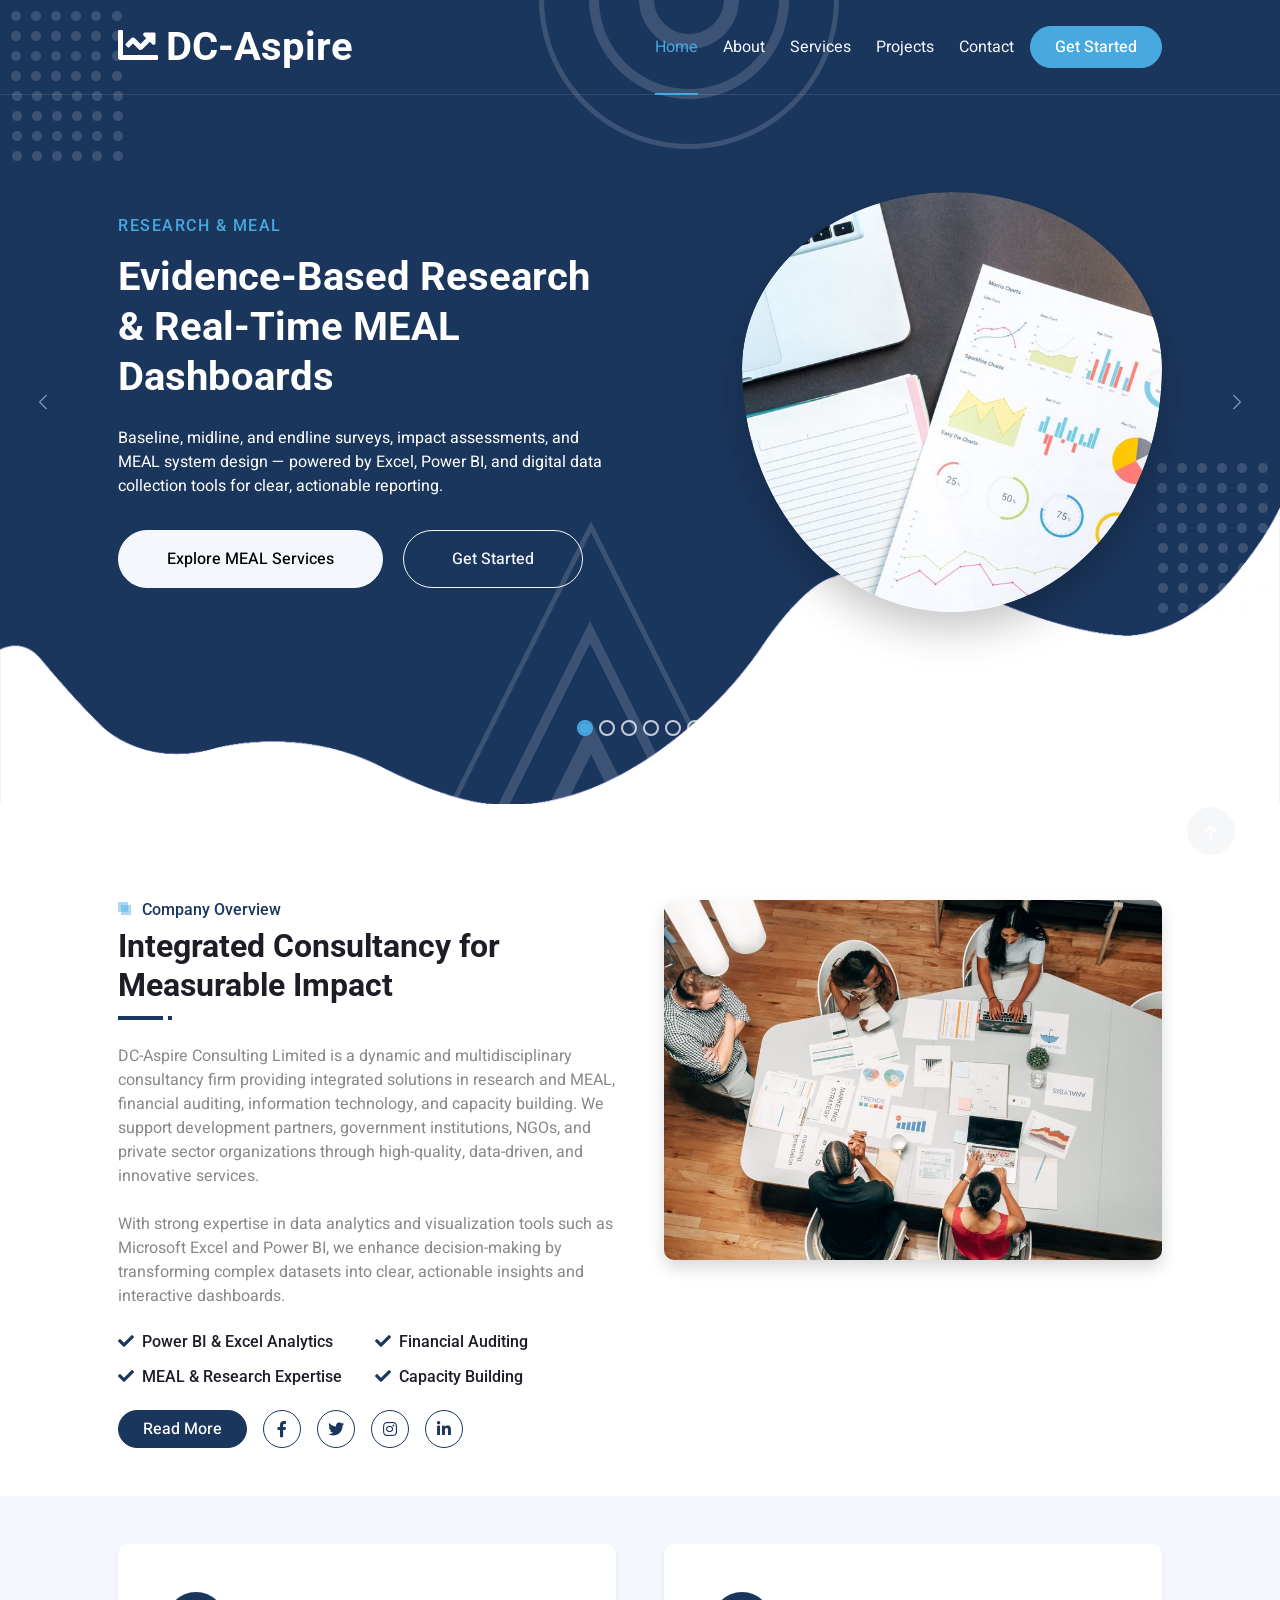
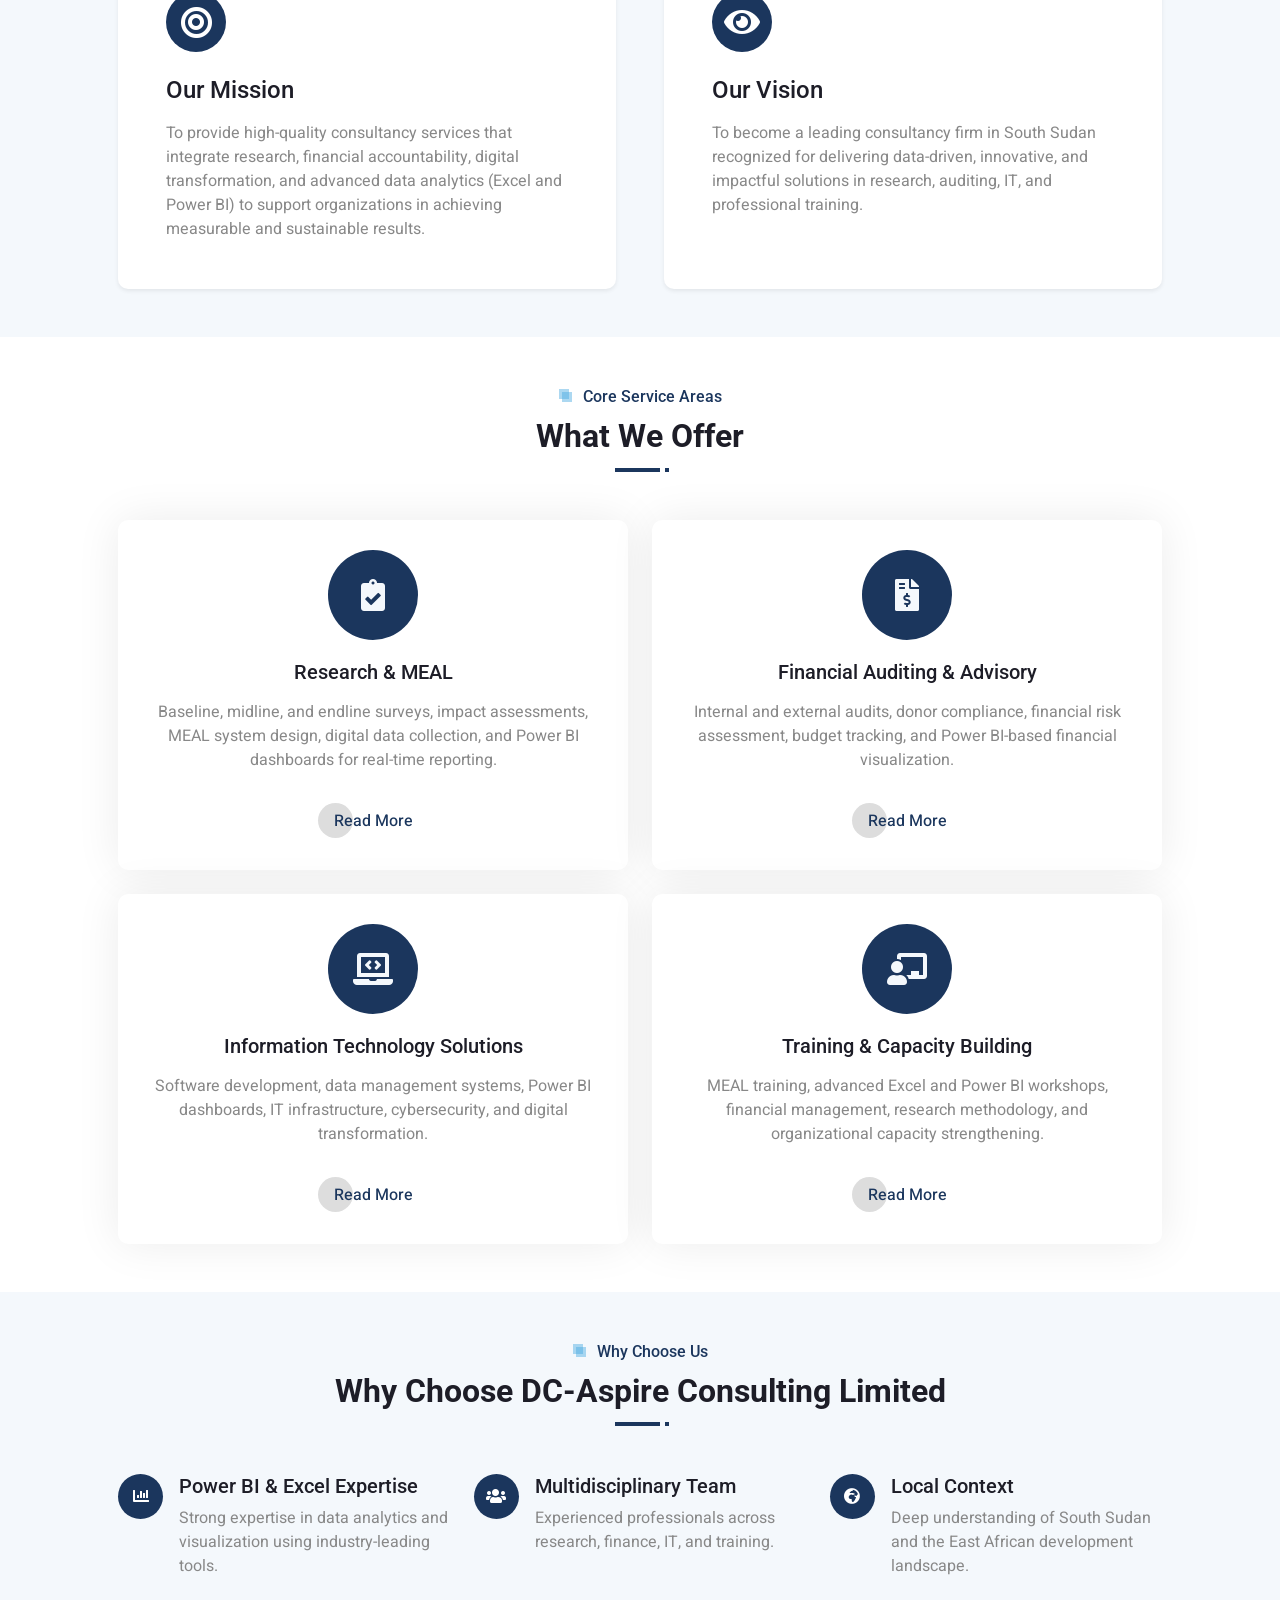
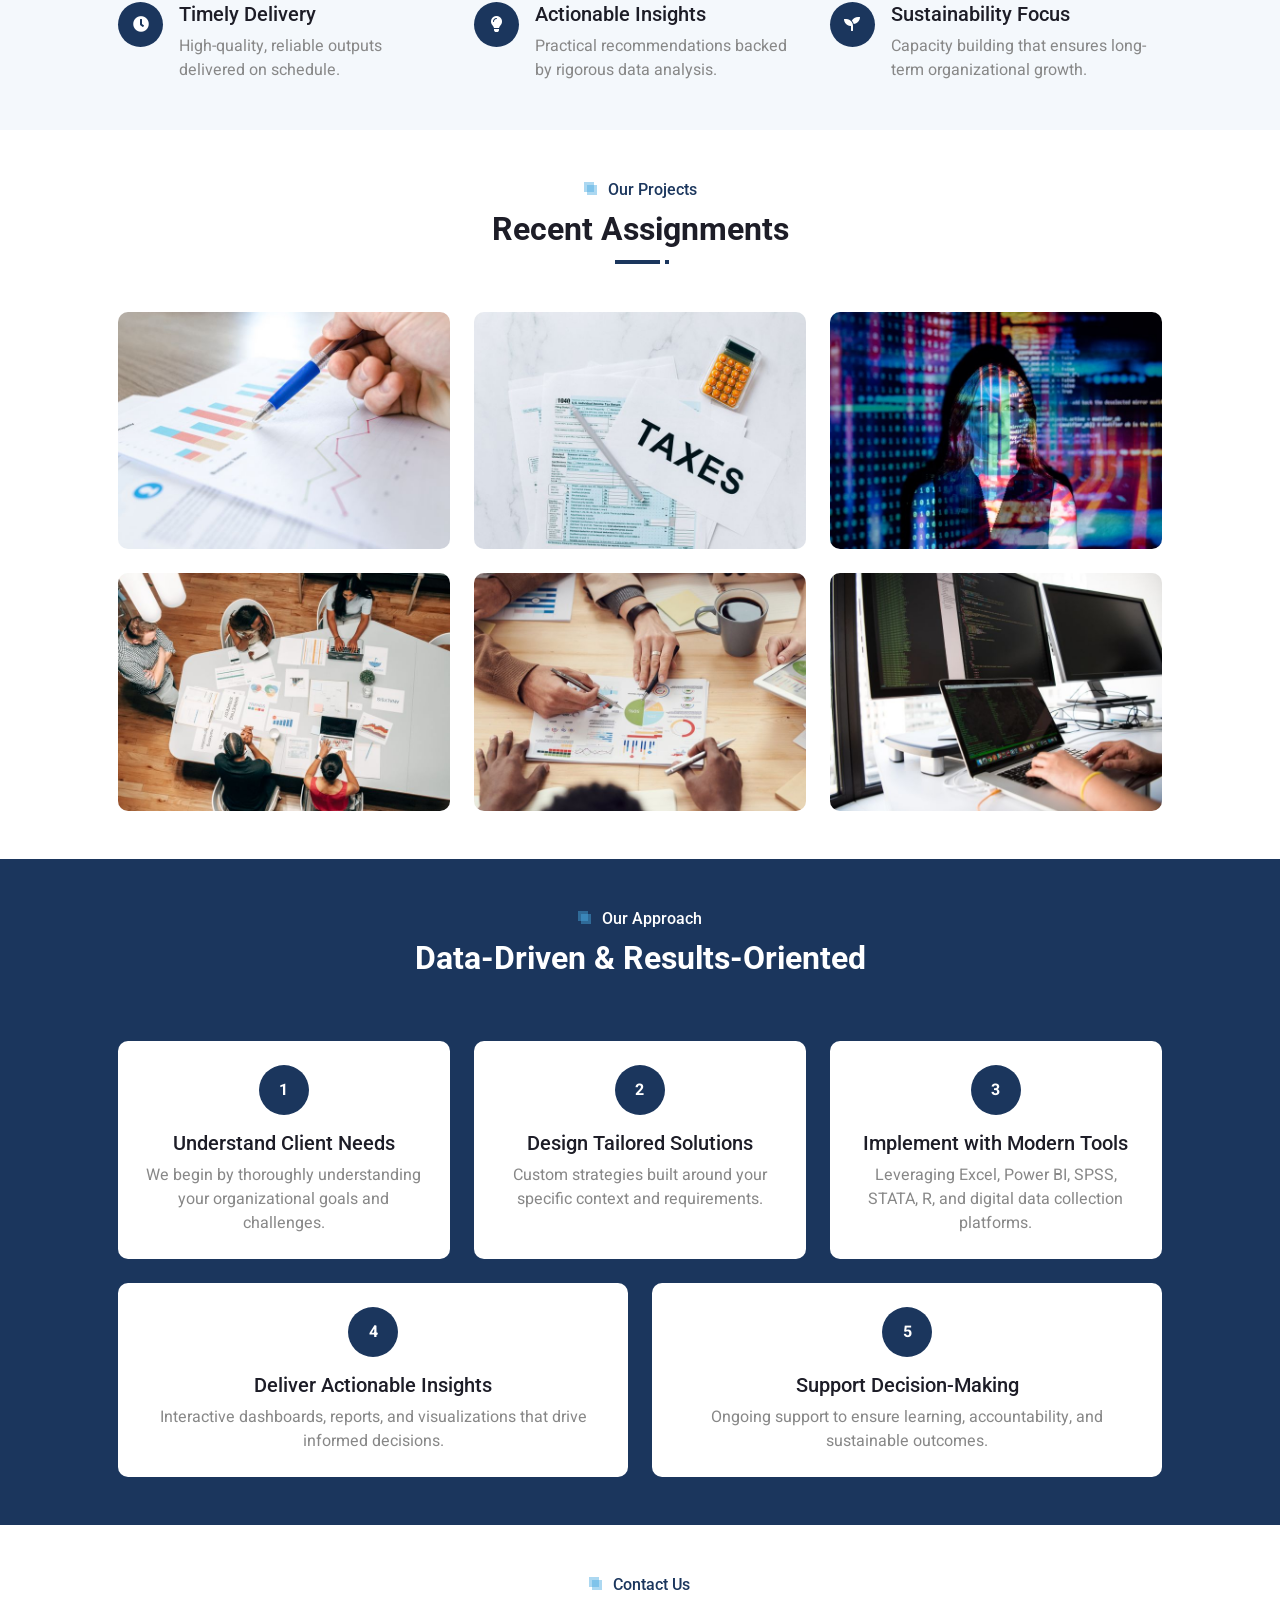
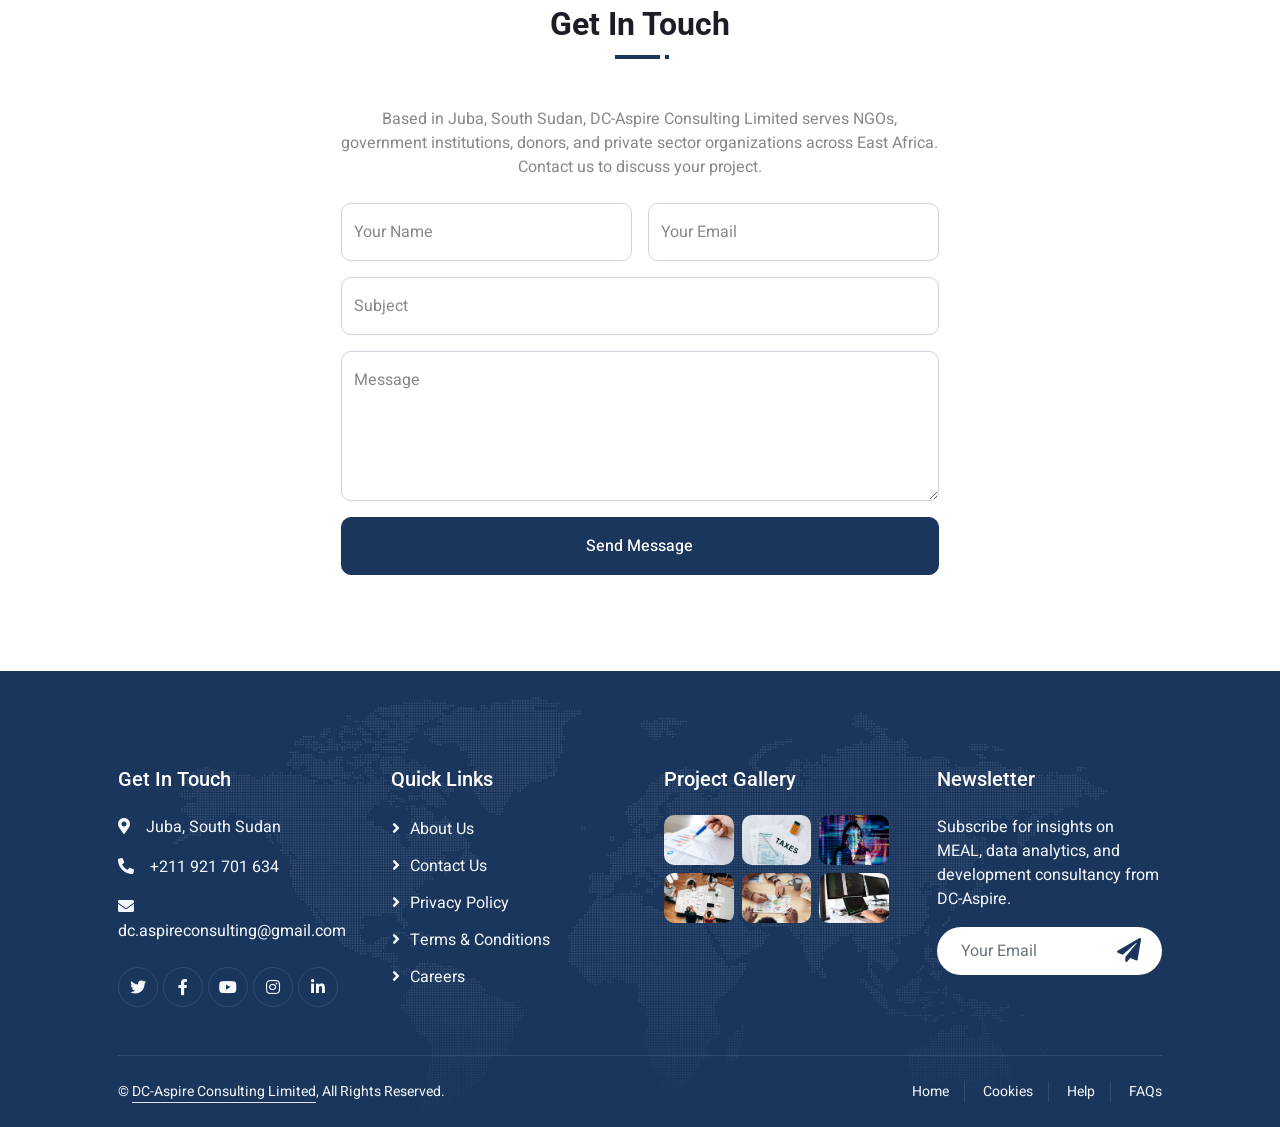
<file: index.html>
<!DOCTYPE html>
<html lang="en">

<head>
    <meta charset="utf-8">
    <title>DC-Aspire Consulting Limited | Research, MEAL, Auditing & IT Solutions</title>
    <meta content="width=device-width, initial-scale=1.0" name="viewport">
    <meta content="DC-Aspire, MEAL, research, financial auditing, Power BI, Excel, IT consulting, South Sudan, capacity building" name="keywords">
    <meta content="DC-Aspire Consulting Limited provides integrated research, MEAL, financial auditing, IT solutions, and capacity building services across South Sudan and East Africa." name="description">

    <link rel="icon" href="img/favicon.ico" sizes="any">
    <link rel="icon" href="img/favicon.svg" type="image/svg+xml">
    <link rel="apple-touch-icon" href="img/apple-touch-icon.png">
    <link rel="preconnect" href="https://fonts.googleapis.com">
    <link rel="preconnect" href="https://fonts.gstatic.com" crossorigin>
    <link href="https://fonts.googleapis.com/css2?family=Heebo:wght@400;500&family=Roboto:wght@400;500;700&display=swap" rel="stylesheet">
    <link href="https://cdnjs.cloudflare.com/ajax/libs/font-awesome/5.10.0/css/all.min.css" rel="stylesheet">
    <link href="https://cdn.jsdelivr.net/npm/bootstrap-icons@1.4.1/font/bootstrap-icons.css" rel="stylesheet">
    <link href="lib/animate/animate.min.css" rel="stylesheet">
    <link href="css/bootstrap.min.css" rel="stylesheet">
    <link href="css/style.css" rel="stylesheet">
</head>

<body>
    <div class="container-fluid bg-white p-0">
        <div id="spinner" class="show bg-white position-fixed translate-middle w-100 vh-100 top-50 start-50 d-flex align-items-center justify-content-center">
            <div class="spinner-grow text-primary" style="width: 3rem; height: 3rem;" role="status">
                <span class="sr-only">Loading...</span>
            </div>
        </div>

        <!-- Navbar & Hero Start -->
        <div class="container-fluid position-relative p-0">
            <nav class="navbar navbar-expand-lg navbar-light py-3 py-lg-0">
                <div class="container site-container">
                    <a href="index.html" class="navbar-brand p-0">
                        <h1 class="m-0"><i class="fa fa-chart-line me-2"></i>DC-Aspire</h1>
                    </a>
                    <button class="navbar-toggler" type="button" data-bs-toggle="collapse" data-bs-target="#navbarCollapse">
                        <span class="fa fa-bars"></span>
                    </button>
                    <div class="collapse navbar-collapse" id="navbarCollapse">
                        <div class="navbar-nav ms-auto py-0">
                            <a href="index.html" class="nav-item nav-link active">Home</a>
                            <a href="about.html" class="nav-item nav-link">About</a>
                            <a href="service.html" class="nav-item nav-link">Services</a>
                            <a href="project.html" class="nav-item nav-link">Projects</a>
                            <a href="contact.html" class="nav-item nav-link">Contact</a>
                        </div>
                        <a href="contact.html" class="btn btn-secondary text-light rounded-pill py-2 px-4 ms-3">Get Started</a>
                    </div>
                </div>
            </nav>

            <div class="container-fluid py-5 bg-primary hero-header mb-5">
                <div id="heroCarousel" class="carousel slide hero-master-carousel" data-bs-ride="carousel" data-bs-interval="5000" data-bs-pause="false" data-bs-wrap="true" data-bs-touch="true">
                    <div class="carousel-indicators hero-master-indicators">
                        <button type="button" data-bs-target="#heroCarousel" data-bs-slide-to="0" class="active" aria-current="true" aria-label="Research and MEAL"></button>
                        <button type="button" data-bs-target="#heroCarousel" data-bs-slide-to="1" aria-label="Financial auditing"></button>
                        <button type="button" data-bs-target="#heroCarousel" data-bs-slide-to="2" aria-label="ERP systems"></button>
                        <button type="button" data-bs-target="#heroCarousel" data-bs-slide-to="3" aria-label="Web hosting and websites"></button>
                        <button type="button" data-bs-target="#heroCarousel" data-bs-slide-to="4" aria-label="App development"></button>
                        <button type="button" data-bs-target="#heroCarousel" data-bs-slide-to="5" aria-label="Cloud and cybersecurity"></button>
                    </div>
                    <div class="carousel-inner">
                        <!-- Slide 1: Research & MEAL -->
                        <div class="carousel-item active">
                            <div class="container site-container my-5 py-5">
                                <div class="row g-5 py-5 align-items-center">
                                    <div class="col-lg-6 text-center text-lg-start hero-text-slide">
                                        <h6 class="text-white text-uppercase mb-3">Research & MEAL</h6>
                                        <h1 class="text-white mb-4">Evidence-Based Research & Real-Time MEAL Dashboards</h1>
                                        <p class="text-white pb-3">Baseline, midline, and endline surveys, impact assessments, and MEAL system design — powered by Excel, Power BI, and digital data collection tools for clear, actionable reporting.</p>
                                        <a href="service.html" class="btn btn-light py-sm-3 px-sm-5 rounded-pill me-3">Explore MEAL Services</a>
                                        <a href="contact.html" class="btn btn-outline-light py-sm-3 px-sm-5 rounded-pill">Get Started</a>
                                    </div>
                                    <div class="col-lg-6 text-center text-lg-start">
                                        <div class="hero-image-frame">
                                            <img src="img/hero.jpg" class="hero-slide-img" alt="Research and MEAL data analytics">
                                        </div>
                                    </div>
                                </div>
                            </div>
                        </div>
                        <!-- Slide 2: Financial Auditing -->
                        <div class="carousel-item">
                            <div class="container site-container my-5 py-5">
                                <div class="row g-5 py-5 align-items-center">
                                    <div class="col-lg-6 text-center text-lg-start hero-text-slide">
                                        <h6 class="text-white text-uppercase mb-3">Financial Auditing & Advisory</h6>
                                        <h1 class="text-white mb-4">Transparent Audits & Smart Financial Reporting</h1>
                                        <p class="text-white pb-3">Internal and donor compliance audits, grant audits, budget tracking, and financial forecasting — with automated Excel dashboards and Power BI reports that strengthen accountability.</p>
                                        <a href="service.html" class="btn btn-light py-sm-3 px-sm-5 rounded-pill me-3">Our Audit Services</a>
                                        <a href="contact.html" class="btn btn-outline-light py-sm-3 px-sm-5 rounded-pill">Request a Quote</a>
                                    </div>
                                    <div class="col-lg-6 text-center text-lg-start">
                                        <div class="hero-image-frame">
                                            <img src="img/portfolio-2.jpg" class="hero-slide-img" alt="Financial auditing and advisory">
                                        </div>
                                    </div>
                                </div>
                            </div>
                        </div>
                        <!-- Slide 3: ERP Systems -->
                        <div class="carousel-item">
                            <div class="container site-container my-5 py-5">
                                <div class="row g-5 py-5 align-items-center">
                                    <div class="col-lg-6 text-center text-lg-start hero-text-slide">
                                        <h6 class="text-white text-uppercase mb-3">ERP Systems</h6>
                                        <h1 class="text-white mb-4">Custom ERP Solutions for Smarter Operations</h1>
                                        <p class="text-white pb-2">We design, deploy, and support ERP systems that unify finance, HR, inventory, procurement, and reporting — helping businesses and NGOs run efficiently on one integrated platform.</p>
                                        <ul class="hero-service-list text-white pb-3">
                                            <li>ERP implementation & customization</li>
                                            <li>Process automation & workflow integration</li>
                                            <li>Training, support & system maintenance</li>
                                        </ul>
                                        <a href="service.html" class="btn btn-light py-sm-3 px-sm-5 rounded-pill me-3">ERP Solutions</a>
                                        <a href="contact.html" class="btn btn-outline-light py-sm-3 px-sm-5 rounded-pill">Talk to Us</a>
                                    </div>
                                    <div class="col-lg-6 text-center text-lg-start">
                                        <div class="hero-image-frame">
                                            <img src="img/portfolio-4.jpg" class="hero-slide-img" alt="ERP systems and business software">
                                        </div>
                                    </div>
                                </div>
                            </div>
                        </div>
                        <!-- Slide 4: Web Hosting & Websites -->
                        <div class="carousel-item">
                            <div class="container site-container my-5 py-5">
                                <div class="row g-5 py-5 align-items-center">
                                    <div class="col-lg-6 text-center text-lg-start hero-text-slide">
                                        <h6 class="text-white text-uppercase mb-3">Web Hosting & Website Design</h6>
                                        <h1 class="text-white mb-4">Reliable Hosting & Professional Websites</h1>
                                        <p class="text-white pb-2">From domain setup and secure web hosting to responsive website design — we build a strong online presence that represents your brand and keeps your business accessible 24/7.</p>
                                        <ul class="hero-service-list text-white pb-3">
                                            <li>Web hosting & domain management</li>
                                            <li>Corporate & e-commerce websites</li>
                                            <li>SSL, backups & ongoing site maintenance</li>
                                        </ul>
                                        <a href="service.html" class="btn btn-light py-sm-3 px-sm-5 rounded-pill me-3">Web Services</a>
                                        <a href="contact.html" class="btn btn-outline-light py-sm-3 px-sm-5 rounded-pill">Get a Quote</a>
                                    </div>
                                    <div class="col-lg-6 text-center text-lg-start">
                                        <div class="hero-image-frame">
                                            <img src="img/portfolio-1.jpg" class="hero-slide-img" alt="Web hosting and website design">
                                        </div>
                                    </div>
                                </div>
                            </div>
                        </div>
                        <!-- Slide 5: App Development -->
                        <div class="carousel-item">
                            <div class="container site-container my-5 py-5">
                                <div class="row g-5 py-5 align-items-center">
                                    <div class="col-lg-6 text-center text-lg-start hero-text-slide">
                                        <h6 class="text-white text-uppercase mb-3">App Development</h6>
                                        <h1 class="text-white mb-4">Custom Web & Mobile Applications</h1>
                                        <p class="text-white pb-2">We build tailored applications that solve real business problems — from internal management tools and client portals to mobile apps designed for performance, security, and scalability.</p>
                                        <ul class="hero-service-list text-white pb-3">
                                            <li>Web & mobile app development</li>
                                            <li>API integration & database systems</li>
                                            <li>UI/UX design & post-launch support</li>
                                        </ul>
                                        <a href="service.html" class="btn btn-light py-sm-3 px-sm-5 rounded-pill me-3">Build Your App</a>
                                        <a href="contact.html" class="btn btn-outline-light py-sm-3 px-sm-5 rounded-pill">Free Consultation</a>
                                    </div>
                                    <div class="col-lg-6 text-center text-lg-start">
                                        <div class="hero-image-frame">
                                            <img src="img/hero-1.jpg" class="hero-slide-img" alt="Custom app and software development">
                                        </div>
                                    </div>
                                </div>
                            </div>
                        </div>
                        <!-- Slide 6: Cloud & Cybersecurity -->
                        <div class="carousel-item">
                            <div class="container site-container my-5 py-5">
                                <div class="row g-5 py-5 align-items-center">
                                    <div class="col-lg-6 text-center text-lg-start hero-text-slide">
                                        <h6 class="text-white text-uppercase mb-3">Cloud, Cybersecurity & IT Support</h6>
                                        <h1 class="text-white mb-4">Secure Cloud & IT Infrastructure You Can Trust</h1>
                                        <p class="text-white pb-2">Complete IT support including cloud migration, network setup, cybersecurity, data management, and Power BI dashboards — keeping your systems secure, connected, and ready to grow.</p>
                                        <ul class="hero-service-list text-white pb-3">
                                            <li>Cloud computing & data backup</li>
                                            <li>Cybersecurity & network infrastructure</li>
                                            <li>Managed IT services & technical support</li>
                                        </ul>
                                        <a href="service.html" class="btn btn-light py-sm-3 px-sm-5 rounded-pill me-3">IT Solutions</a>
                                        <a href="contact.html" class="btn btn-outline-light py-sm-3 px-sm-5 rounded-pill">Contact Us</a>
                                    </div>
                                    <div class="col-lg-6 text-center text-lg-start">
                                        <div class="hero-image-frame">
                                            <img src="img/hero-2.jpg" class="hero-slide-img" alt="Cloud computing and cybersecurity">
                                        </div>
                                    </div>
                                </div>
                            </div>
                        </div>
                    </div>
                    <button class="carousel-control-prev hero-master-control" type="button" data-bs-target="#heroCarousel" data-bs-slide="prev">
                        <span class="carousel-control-prev-icon" aria-hidden="true"></span>
                        <span class="visually-hidden">Previous</span>
                    </button>
                    <button class="carousel-control-next hero-master-control" type="button" data-bs-target="#heroCarousel" data-bs-slide="next">
                        <span class="carousel-control-next-icon" aria-hidden="true"></span>
                        <span class="visually-hidden">Next</span>
                    </button>
                </div>
            </div>
        </div>
        <!-- Navbar & Hero End -->

        <!-- About Start -->
        <div class="container-fluid py-5">
            <div class="container site-container">
                <div class="row g-5">
                    <div class="col-lg-6 wow fadeInUp" data-wow-delay="0.1s">
                        <div class="section-title position-relative mb-4 pb-2">
                            <h6 class="position-relative text-primary ps-4">Company Overview</h6>
                            <h2 class="mt-2">Integrated Consultancy for Measurable Impact</h2>
                        </div>
                        <p class="mb-4">DC-Aspire Consulting Limited is a dynamic and multidisciplinary consultancy firm providing integrated solutions in research and MEAL, financial auditing, information technology, and capacity building. We support development partners, government institutions, NGOs, and private sector organizations through high-quality, data-driven, and innovative services.</p>
                        <p class="mb-4">With strong expertise in data analytics and visualization tools such as Microsoft Excel and Power BI, we enhance decision-making by transforming complex datasets into clear, actionable insights and interactive dashboards.</p>
                        <div class="row g-3">
                            <div class="col-sm-6">
                                <h6 class="mb-3"><i class="fa fa-check text-primary me-2"></i>Power BI & Excel Analytics</h6>
                                <h6 class="mb-0"><i class="fa fa-check text-primary me-2"></i>MEAL & Research Expertise</h6>
                            </div>
                            <div class="col-sm-6">
                                <h6 class="mb-3"><i class="fa fa-check text-primary me-2"></i>Financial Auditing</h6>
                                <h6 class="mb-0"><i class="fa fa-check text-primary me-2"></i>Capacity Building</h6>
                            </div>
                        </div>
                        <div class="d-flex align-items-center mt-4">
                            <a class="btn btn-primary rounded-pill px-4 me-3" href="about.html">Read More</a>
                            <a class="btn btn-outline-primary btn-square me-3" href=""><i class="fab fa-facebook-f"></i></a>
                            <a class="btn btn-outline-primary btn-square me-3" href=""><i class="fab fa-twitter"></i></a>
                            <a class="btn btn-outline-primary btn-square me-3" href=""><i class="fab fa-instagram"></i></a>
                            <a class="btn btn-outline-primary btn-square" href=""><i class="fab fa-linkedin-in"></i></a>
                        </div>
                    </div>
                    <div class="col-lg-6">
                        <img class="img-fluid rounded shadow wow zoomIn" data-wow-delay="0.5s" src="img/about.jpg" alt="DC-Aspire consulting team">
                    </div>
                </div>
            </div>
        </div>
        <!-- About End -->

        <!-- Mission Vision Start -->
        <div class="container-fluid py-5 bg-light">
            <div class="container site-container">
                <div class="row g-5">
                    <div class="col-lg-6 wow fadeInUp" data-wow-delay="0.1s">
                        <div class="bg-white rounded p-5 h-100 shadow-sm">
                            <div class="d-inline-flex align-items-center justify-content-center bg-primary rounded-circle mb-4" style="width: 60px; height: 60px;">
                                <i class="fa fa-bullseye fa-2x text-white"></i>
                            </div>
                            <h4 class="mb-3">Our Mission</h4>
                            <p class="mb-0">To provide high-quality consultancy services that integrate research, financial accountability, digital transformation, and advanced data analytics (Excel and Power BI) to support organizations in achieving measurable and sustainable results.</p>
                        </div>
                    </div>
                    <div class="col-lg-6 wow fadeInUp" data-wow-delay="0.3s">
                        <div class="bg-white rounded p-5 h-100 shadow-sm">
                            <div class="d-inline-flex align-items-center justify-content-center bg-primary rounded-circle mb-4" style="width: 60px; height: 60px;">
                                <i class="fa fa-eye fa-2x text-white"></i>
                            </div>
                            <h4 class="mb-3">Our Vision</h4>
                            <p class="mb-0">To become a leading consultancy firm in South Sudan recognized for delivering data-driven, innovative, and impactful solutions in research, auditing, IT, and professional training.</p>
                        </div>
                    </div>
                </div>
            </div>
        </div>
        <!-- Mission Vision End -->

        <!-- Service Start -->
        <div class="container-fluid py-5">
            <div class="container site-container">
                <div class="section-title position-relative text-center mb-5 pb-2 wow fadeInUp" data-wow-delay="0.1s">
                    <h6 class="position-relative d-inline text-primary ps-4">Core Service Areas</h6>
                    <h2 class="mt-2">What We Offer</h2>
                </div>
                <div class="row g-4">
                    <div class="col-lg-6 col-md-6 wow zoomIn" data-wow-delay="0.1s">
                        <div class="service-item d-flex flex-column justify-content-center text-center rounded">
                            <div class="service-icon flex-shrink-0"><i class="fa fa-clipboard-check fa-2x"></i></div>
                            <h5 class="mb-3">Research & MEAL</h5>
                            <p>Baseline, midline, and endline surveys, impact assessments, MEAL system design, digital data collection, and Power BI dashboards for real-time reporting.</p>
                            <a class="btn px-3 mt-auto mx-auto" href="service.html">Read More</a>
                        </div>
                    </div>
                    <div class="col-lg-6 col-md-6 wow zoomIn" data-wow-delay="0.2s">
                        <div class="service-item d-flex flex-column justify-content-center text-center rounded">
                            <div class="service-icon flex-shrink-0"><i class="fa fa-file-invoice-dollar fa-2x"></i></div>
                            <h5 class="mb-3">Financial Auditing & Advisory</h5>
                            <p>Internal and external audits, donor compliance, financial risk assessment, budget tracking, and Power BI-based financial visualization.</p>
                            <a class="btn px-3 mt-auto mx-auto" href="service.html">Read More</a>
                        </div>
                    </div>
                    <div class="col-lg-6 col-md-6 wow zoomIn" data-wow-delay="0.3s">
                        <div class="service-item d-flex flex-column justify-content-center text-center rounded">
                            <div class="service-icon flex-shrink-0"><i class="fa fa-laptop-code fa-2x"></i></div>
                            <h5 class="mb-3">Information Technology Solutions</h5>
                            <p>Software development, data management systems, Power BI dashboards, IT infrastructure, cybersecurity, and digital transformation.</p>
                            <a class="btn px-3 mt-auto mx-auto" href="service.html">Read More</a>
                        </div>
                    </div>
                    <div class="col-lg-6 col-md-6 wow zoomIn" data-wow-delay="0.4s">
                        <div class="service-item d-flex flex-column justify-content-center text-center rounded">
                            <div class="service-icon flex-shrink-0"><i class="fa fa-chalkboard-teacher fa-2x"></i></div>
                            <h5 class="mb-3">Training & Capacity Building</h5>
                            <p>MEAL training, advanced Excel and Power BI workshops, financial management, research methodology, and organizational capacity strengthening.</p>
                            <a class="btn px-3 mt-auto mx-auto" href="service.html">Read More</a>
                        </div>
                    </div>
                </div>
            </div>
        </div>
        <!-- Service End -->

        <!-- Why Choose Start -->
        <div class="container-fluid py-5 bg-light">
            <div class="container site-container">
                <div class="section-title position-relative text-center mb-5 pb-2 wow fadeInUp" data-wow-delay="0.1s">
                    <h6 class="position-relative d-inline text-primary ps-4">Why Choose Us</h6>
                    <h2 class="mt-2">Why Choose DC-Aspire Consulting Limited</h2>
                </div>
                <div class="row g-4">
                    <div class="col-lg-4 col-md-6 wow fadeInUp" data-wow-delay="0.1s">
                        <div class="d-flex align-items-start">
                            <div class="flex-shrink-0 btn-square bg-primary rounded-circle me-3" style="width: 45px; height: 45px;"><i class="fa fa-chart-bar text-white"></i></div>
                            <div><h5>Power BI & Excel Expertise</h5><p class="mb-0">Strong expertise in data analytics and visualization using industry-leading tools.</p></div>
                        </div>
                    </div>
                    <div class="col-lg-4 col-md-6 wow fadeInUp" data-wow-delay="0.2s">
                        <div class="d-flex align-items-start">
                            <div class="flex-shrink-0 btn-square bg-primary rounded-circle me-3" style="width: 45px; height: 45px;"><i class="fa fa-users text-white"></i></div>
                            <div><h5>Multidisciplinary Team</h5><p class="mb-0">Experienced professionals across research, finance, IT, and training.</p></div>
                        </div>
                    </div>
                    <div class="col-lg-4 col-md-6 wow fadeInUp" data-wow-delay="0.3s">
                        <div class="d-flex align-items-start">
                            <div class="flex-shrink-0 btn-square bg-primary rounded-circle me-3" style="width: 45px; height: 45px;"><i class="fa fa-globe-africa text-white"></i></div>
                            <div><h5>Local Context</h5><p class="mb-0">Deep understanding of South Sudan and the East African development landscape.</p></div>
                        </div>
                    </div>
                    <div class="col-lg-4 col-md-6 wow fadeInUp" data-wow-delay="0.4s">
                        <div class="d-flex align-items-start">
                            <div class="flex-shrink-0 btn-square bg-primary rounded-circle me-3" style="width: 45px; height: 45px;"><i class="fa fa-clock text-white"></i></div>
                            <div><h5>Timely Delivery</h5><p class="mb-0">High-quality, reliable outputs delivered on schedule.</p></div>
                        </div>
                    </div>
                    <div class="col-lg-4 col-md-6 wow fadeInUp" data-wow-delay="0.5s">
                        <div class="d-flex align-items-start">
                            <div class="flex-shrink-0 btn-square bg-primary rounded-circle me-3" style="width: 45px; height: 45px;"><i class="fa fa-lightbulb text-white"></i></div>
                            <div><h5>Actionable Insights</h5><p class="mb-0">Practical recommendations backed by rigorous data analysis.</p></div>
                        </div>
                    </div>
                    <div class="col-lg-4 col-md-6 wow fadeInUp" data-wow-delay="0.6s">
                        <div class="d-flex align-items-start">
                            <div class="flex-shrink-0 btn-square bg-primary rounded-circle me-3" style="width: 45px; height: 45px;"><i class="fa fa-seedling text-white"></i></div>
                            <div><h5>Sustainability Focus</h5><p class="mb-0">Capacity building that ensures long-term organizational growth.</p></div>
                        </div>
                    </div>
                </div>
            </div>
        </div>
        <!-- Why Choose End -->

        <!-- Portfolio Start -->
        <div class="container-fluid py-5">
            <div class="container site-container">
                <div class="section-title position-relative text-center mb-5 pb-2 wow fadeInUp" data-wow-delay="0.1s">
                    <h6 class="position-relative d-inline text-primary ps-4">Our Projects</h6>
                    <h2 class="mt-2">Recent Assignments</h2>
                </div>
                <div class="row g-4">
                    <div class="col-lg-4 col-md-6 portfolio-item wow zoomIn" data-wow-delay="0.1s">
                        <div class="position-relative rounded overflow-hidden">
                            <img class="img-fluid w-100" src="img/portfolio-1.jpg" alt="MEAL baseline survey project">
                            <div class="portfolio-overlay">
                                <a class="btn btn-light" href="img/portfolio-1.jpg"><i class="fa fa-plus fa-2x text-primary"></i></a>
                                <div class="mt-auto">
                                    <small class="text-white"><i class="fa fa-folder me-2"></i>Research & MEAL</small>
                                    <a class="h5 d-block text-white mt-1 mb-0" href="project.html">Baseline Survey & Power BI Dashboard</a>
                                </div>
                            </div>
                        </div>
                    </div>
                    <div class="col-lg-4 col-md-6 portfolio-item wow zoomIn" data-wow-delay="0.2s">
                        <div class="position-relative rounded overflow-hidden">
                            <img class="img-fluid w-100" src="img/portfolio-2.jpg" alt="Financial audit project">
                            <div class="portfolio-overlay">
                                <a class="btn btn-light" href="img/portfolio-2.jpg"><i class="fa fa-plus fa-2x text-primary"></i></a>
                                <div class="mt-auto">
                                    <small class="text-white"><i class="fa fa-folder me-2"></i>Financial Auditing</small>
                                    <a class="h5 d-block text-white mt-1 mb-0" href="project.html">Donor Compliance Audit</a>
                                </div>
                            </div>
                        </div>
                    </div>
                    <div class="col-lg-4 col-md-6 portfolio-item wow zoomIn" data-wow-delay="0.3s">
                        <div class="position-relative rounded overflow-hidden">
                            <img class="img-fluid w-100" src="img/portfolio-3.jpg" alt="IT data management system">
                            <div class="portfolio-overlay">
                                <a class="btn btn-light" href="img/portfolio-3.jpg"><i class="fa fa-plus fa-2x text-primary"></i></a>
                                <div class="mt-auto">
                                    <small class="text-white"><i class="fa fa-folder me-2"></i>IT Solutions</small>
                                    <a class="h5 d-block text-white mt-1 mb-0" href="project.html">Data Management System</a>
                                </div>
                            </div>
                        </div>
                    </div>
                    <div class="col-lg-4 col-md-6 portfolio-item wow zoomIn" data-wow-delay="0.4s">
                        <div class="position-relative rounded overflow-hidden">
                            <img class="img-fluid w-100" src="img/portfolio-4.jpg" alt="Power BI financial dashboard">
                            <div class="portfolio-overlay">
                                <a class="btn btn-light" href="img/portfolio-4.jpg"><i class="fa fa-plus fa-2x text-primary"></i></a>
                                <div class="mt-auto">
                                    <small class="text-white"><i class="fa fa-folder me-2"></i>Data Analytics</small>
                                    <a class="h5 d-block text-white mt-1 mb-0" href="project.html">Power BI Financial Dashboard</a>
                                </div>
                            </div>
                        </div>
                    </div>
                    <div class="col-lg-4 col-md-6 portfolio-item wow zoomIn" data-wow-delay="0.5s">
                        <div class="position-relative rounded overflow-hidden">
                            <img class="img-fluid w-100" src="img/portfolio-5.jpg" alt="MEAL system strengthening">
                            <div class="portfolio-overlay">
                                <a class="btn btn-light" href="img/portfolio-5.jpg"><i class="fa fa-plus fa-2x text-primary"></i></a>
                                <div class="mt-auto">
                                    <small class="text-white"><i class="fa fa-folder me-2"></i>MEAL Systems</small>
                                    <a class="h5 d-block text-white mt-1 mb-0" href="project.html">MEAL System Strengthening</a>
                                </div>
                            </div>
                        </div>
                    </div>
                    <div class="col-lg-4 col-md-6 portfolio-item wow zoomIn" data-wow-delay="0.6s">
                        <div class="position-relative rounded overflow-hidden">
                            <img class="img-fluid w-100" src="img/portfolio-6.jpg" alt="Power BI training program">
                            <div class="portfolio-overlay">
                                <a class="btn btn-light" href="img/portfolio-6.jpg"><i class="fa fa-plus fa-2x text-primary"></i></a>
                                <div class="mt-auto">
                                    <small class="text-white"><i class="fa fa-folder me-2"></i>Training</small>
                                    <a class="h5 d-block text-white mt-1 mb-0" href="project.html">Excel & Power BI Training</a>
                                </div>
                            </div>
                        </div>
                    </div>
                </div>
            </div>
        </div>
        <!-- Portfolio End -->

        <!-- Approach Start -->
        <div class="container-fluid py-5 bg-primary">
            <div class="container site-container">
                <div class="section-title position-relative text-center mb-5 pb-2 wow fadeInUp" data-wow-delay="0.1s">
                    <h6 class="position-relative d-inline text-white ps-4">Our Approach</h6>
                    <h2 class="mt-2 text-white">Data-Driven & Results-Oriented</h2>
                </div>
                <div class="row g-4">
                    <div class="col-lg-4 col-md-6 text-center wow fadeInUp" data-wow-delay="0.1s">
                        <div class="bg-white rounded p-4 h-100">
                            <div class="bg-primary rounded-circle d-inline-flex align-items-center justify-content-center mb-3" style="width: 50px; height: 50px;"><span class="text-white fw-bold">1</span></div>
                            <h5>Understand Client Needs</h5>
                            <p class="mb-0">We begin by thoroughly understanding your organizational goals and challenges.</p>
                        </div>
                    </div>
                    <div class="col-lg-4 col-md-6 text-center wow fadeInUp" data-wow-delay="0.2s">
                        <div class="bg-white rounded p-4 h-100">
                            <div class="bg-primary rounded-circle d-inline-flex align-items-center justify-content-center mb-3" style="width: 50px; height: 50px;"><span class="text-white fw-bold">2</span></div>
                            <h5>Design Tailored Solutions</h5>
                            <p class="mb-0">Custom strategies built around your specific context and requirements.</p>
                        </div>
                    </div>
                    <div class="col-lg-4 col-md-6 text-center wow fadeInUp" data-wow-delay="0.3s">
                        <div class="bg-white rounded p-4 h-100">
                            <div class="bg-primary rounded-circle d-inline-flex align-items-center justify-content-center mb-3" style="width: 50px; height: 50px;"><span class="text-white fw-bold">3</span></div>
                            <h5>Implement with Modern Tools</h5>
                            <p class="mb-0">Leveraging Excel, Power BI, SPSS, STATA, R, and digital data collection platforms.</p>
                        </div>
                    </div>
                    <div class="col-lg-6 col-md-6 text-center wow fadeInUp" data-wow-delay="0.4s">
                        <div class="bg-white rounded p-4 h-100">
                            <div class="bg-primary rounded-circle d-inline-flex align-items-center justify-content-center mb-3" style="width: 50px; height: 50px;"><span class="text-white fw-bold">4</span></div>
                            <h5>Deliver Actionable Insights</h5>
                            <p class="mb-0">Interactive dashboards, reports, and visualizations that drive informed decisions.</p>
                        </div>
                    </div>
                    <div class="col-lg-6 col-md-6 text-center wow fadeInUp" data-wow-delay="0.5s">
                        <div class="bg-white rounded p-4 h-100">
                            <div class="bg-primary rounded-circle d-inline-flex align-items-center justify-content-center mb-3" style="width: 50px; height: 50px;"><span class="text-white fw-bold">5</span></div>
                            <h5>Support Decision-Making</h5>
                            <p class="mb-0">Ongoing support to ensure learning, accountability, and sustainable outcomes.</p>
                        </div>
                    </div>
                </div>
            </div>
        </div>
        <!-- Approach End -->

        <!-- Contact Start -->
        <div class="container-fluid py-5">
            <div class="container site-container">
                <div class="row justify-content-center">
                    <div class="col-lg-7">
                        <div class="section-title position-relative text-center mb-5 pb-2 wow fadeInUp" data-wow-delay="0.1s">
                            <h6 class="position-relative d-inline text-primary ps-4">Contact Us</h6>
                            <h2 class="mt-2">Get In Touch</h2>
                        </div>
                        <div class="wow fadeInUp" data-wow-delay="0.3s">
                            <p class="text-center mb-4">Based in Juba, South Sudan, DC-Aspire Consulting Limited serves NGOs, government institutions, donors, and private sector organizations across East Africa. Contact us to discuss your project.</p>
                            <form>
                                <div class="row g-3">
                                    <div class="col-md-6">
                                        <div class="form-floating">
                                            <input type="text" class="form-control" id="name" placeholder="Your Name">
                                            <label for="name">Your Name</label>
                                        </div>
                                    </div>
                                    <div class="col-md-6">
                                        <div class="form-floating">
                                            <input type="email" class="form-control" id="email" placeholder="Your Email">
                                            <label for="email">Your Email</label>
                                        </div>
                                    </div>
                                    <div class="col-12">
                                        <div class="form-floating">
                                            <input type="text" class="form-control" id="subject" placeholder="Subject">
                                            <label for="subject">Subject</label>
                                        </div>
                                    </div>
                                    <div class="col-12">
                                        <div class="form-floating">
                                            <textarea class="form-control" placeholder="Leave a message here" id="message" style="height: 150px"></textarea>
                                            <label for="message">Message</label>
                                        </div>
                                    </div>
                                    <div class="col-12">
                                        <button class="btn btn-primary w-100 py-3" type="submit">Send Message</button>
                                    </div>
                                </div>
                            </form>
                        </div>
                    </div>
                </div>
            </div>
        </div>
        <!-- Contact End -->

        <!-- Footer Start -->
        <div class="container-fluid bg-primary text-light footer mt-5 pt-5 wow fadeIn" data-wow-delay="0.1s">
            <div class="container site-container py-5">
                <div class="row g-5">
                    <div class="col-md-6 col-lg-3">
                        <h5 class="text-white mb-4">Get In Touch</h5>
                        <p><i class="fa fa-map-marker-alt me-3"></i>Juba, South Sudan</p>
                        <p><i class="fa fa-phone-alt me-3"></i>+211 921 701 634</p>
                        <p><i class="fa fa-envelope me-3"></i>dc.aspireconsulting@gmail.com</p>
                        <div class="d-flex pt-2">
                            <a class="btn btn-outline-light btn-social" href=""><i class="fab fa-twitter"></i></a>
                            <a class="btn btn-outline-light btn-social" href=""><i class="fab fa-facebook-f"></i></a>
                            <a class="btn btn-outline-light btn-social" href=""><i class="fab fa-youtube"></i></a>
                            <a class="btn btn-outline-light btn-social" href=""><i class="fab fa-instagram"></i></a>
                            <a class="btn btn-outline-light btn-social" href=""><i class="fab fa-linkedin-in"></i></a>
                        </div>
                    </div>
                    <div class="col-md-6 col-lg-3">
                        <h5 class="text-white mb-4">Quick Links</h5>
                        <a class="btn btn-link" href="about.html">About Us</a>
                        <a class="btn btn-link" href="contact.html">Contact Us</a>
                        <a class="btn btn-link" href="">Privacy Policy</a>
                        <a class="btn btn-link" href="">Terms & Conditions</a>
                        <a class="btn btn-link" href="">Careers</a>
                    </div>
                    <div class="col-md-6 col-lg-3">
                        <h5 class="text-white mb-4">Project Gallery</h5>
                        <div class="row g-2">
                            <div class="col-4"><img class="img-fluid rounded" src="img/portfolio-1.jpg" alt="Project"></div>
                            <div class="col-4"><img class="img-fluid rounded" src="img/portfolio-2.jpg" alt="Project"></div>
                            <div class="col-4"><img class="img-fluid rounded" src="img/portfolio-3.jpg" alt="Project"></div>
                            <div class="col-4"><img class="img-fluid rounded" src="img/portfolio-4.jpg" alt="Project"></div>
                            <div class="col-4"><img class="img-fluid rounded" src="img/portfolio-5.jpg" alt="Project"></div>
                            <div class="col-4"><img class="img-fluid rounded" src="img/portfolio-6.jpg" alt="Project"></div>
                        </div>
                    </div>
                    <div class="col-md-6 col-lg-3">
                        <h5 class="text-white mb-4">Newsletter</h5>
                        <p>Subscribe for insights on MEAL, data analytics, and development consultancy from DC-Aspire.</p>
                        <div class="position-relative w-100 mt-3">
                            <input class="form-control border-0 rounded-pill w-100 ps-4 pe-5" type="text" placeholder="Your Email" style="height: 48px;">
                            <button type="button" class="btn shadow-none position-absolute top-0 end-0 mt-1 me-2"><i class="fa fa-paper-plane text-primary fs-4"></i></button>
                        </div>
                    </div>
                </div>
            </div>
            <div class="container site-container">
                <div class="copyright">
                    <div class="row">
                        <div class="col-md-6 text-center text-md-start mb-3 mb-md-0">
                            &copy; <a class="border-bottom" href="index.html">DC-Aspire Consulting Limited</a>, All Rights Reserved.
                        </div>
                        <div class="col-md-6 text-center text-md-end">
                            <div class="footer-menu">
                                <a href="index.html">Home</a>
                                <a href="">Cookies</a>
                                <a href="">Help</a>
                                <a href="">FAQs</a>
                            </div>
                        </div>
                    </div>
                </div>
            </div>
        </div>
        <!-- Footer End -->

        <a href="#" class="btn btn-lg btn-primary btn-lg-square back-to-top pt-2"><i class="bi bi-arrow-up"></i></a>
    </div>

    <script src="https://code.jquery.com/jquery-3.4.1.min.js"></script>
    <script src="https://cdn.jsdelivr.net/npm/bootstrap@5.0.0/dist/js/bootstrap.bundle.min.js"></script>
    <script src="lib/wow/wow.min.js"></script>
    <script src="lib/easing/easing.min.js"></script>
    <script src="lib/waypoints/waypoints.min.js"></script>
    <script src="js/main.js"></script>
</body>

</html>
</file>
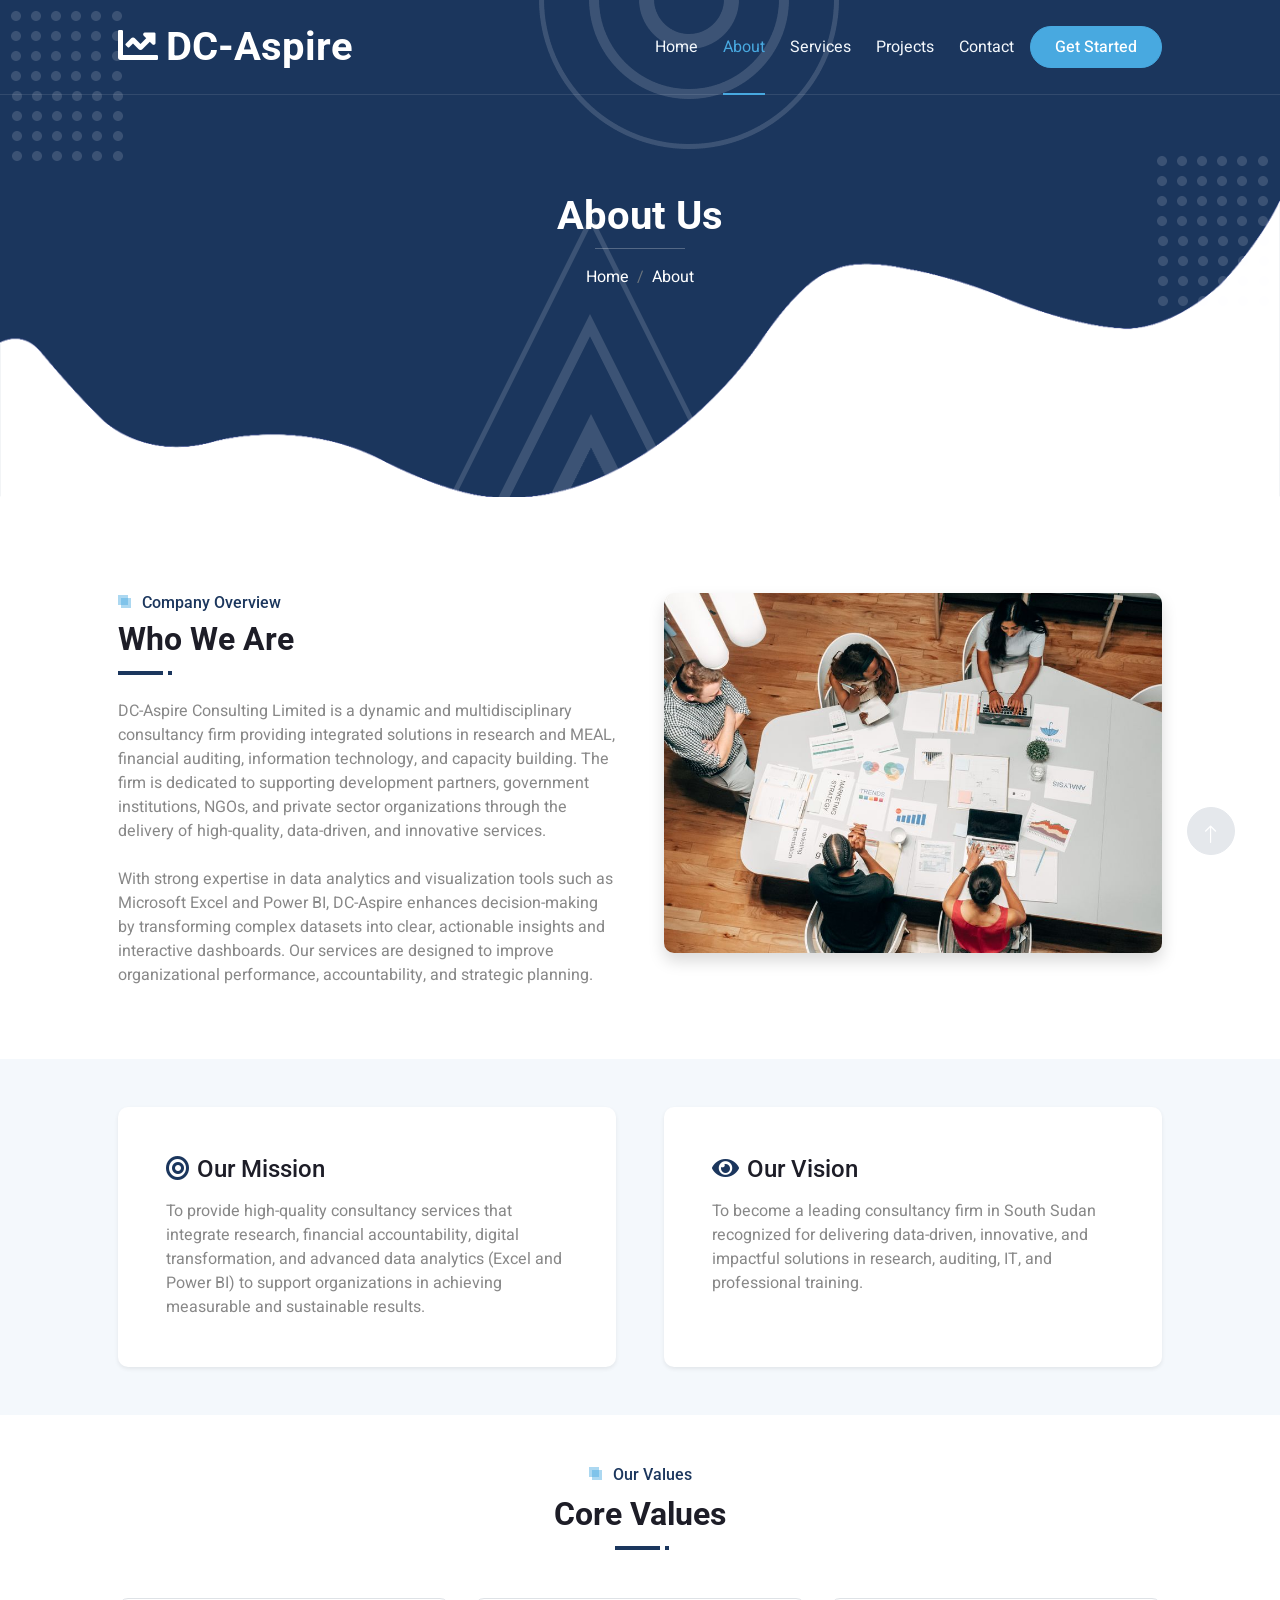
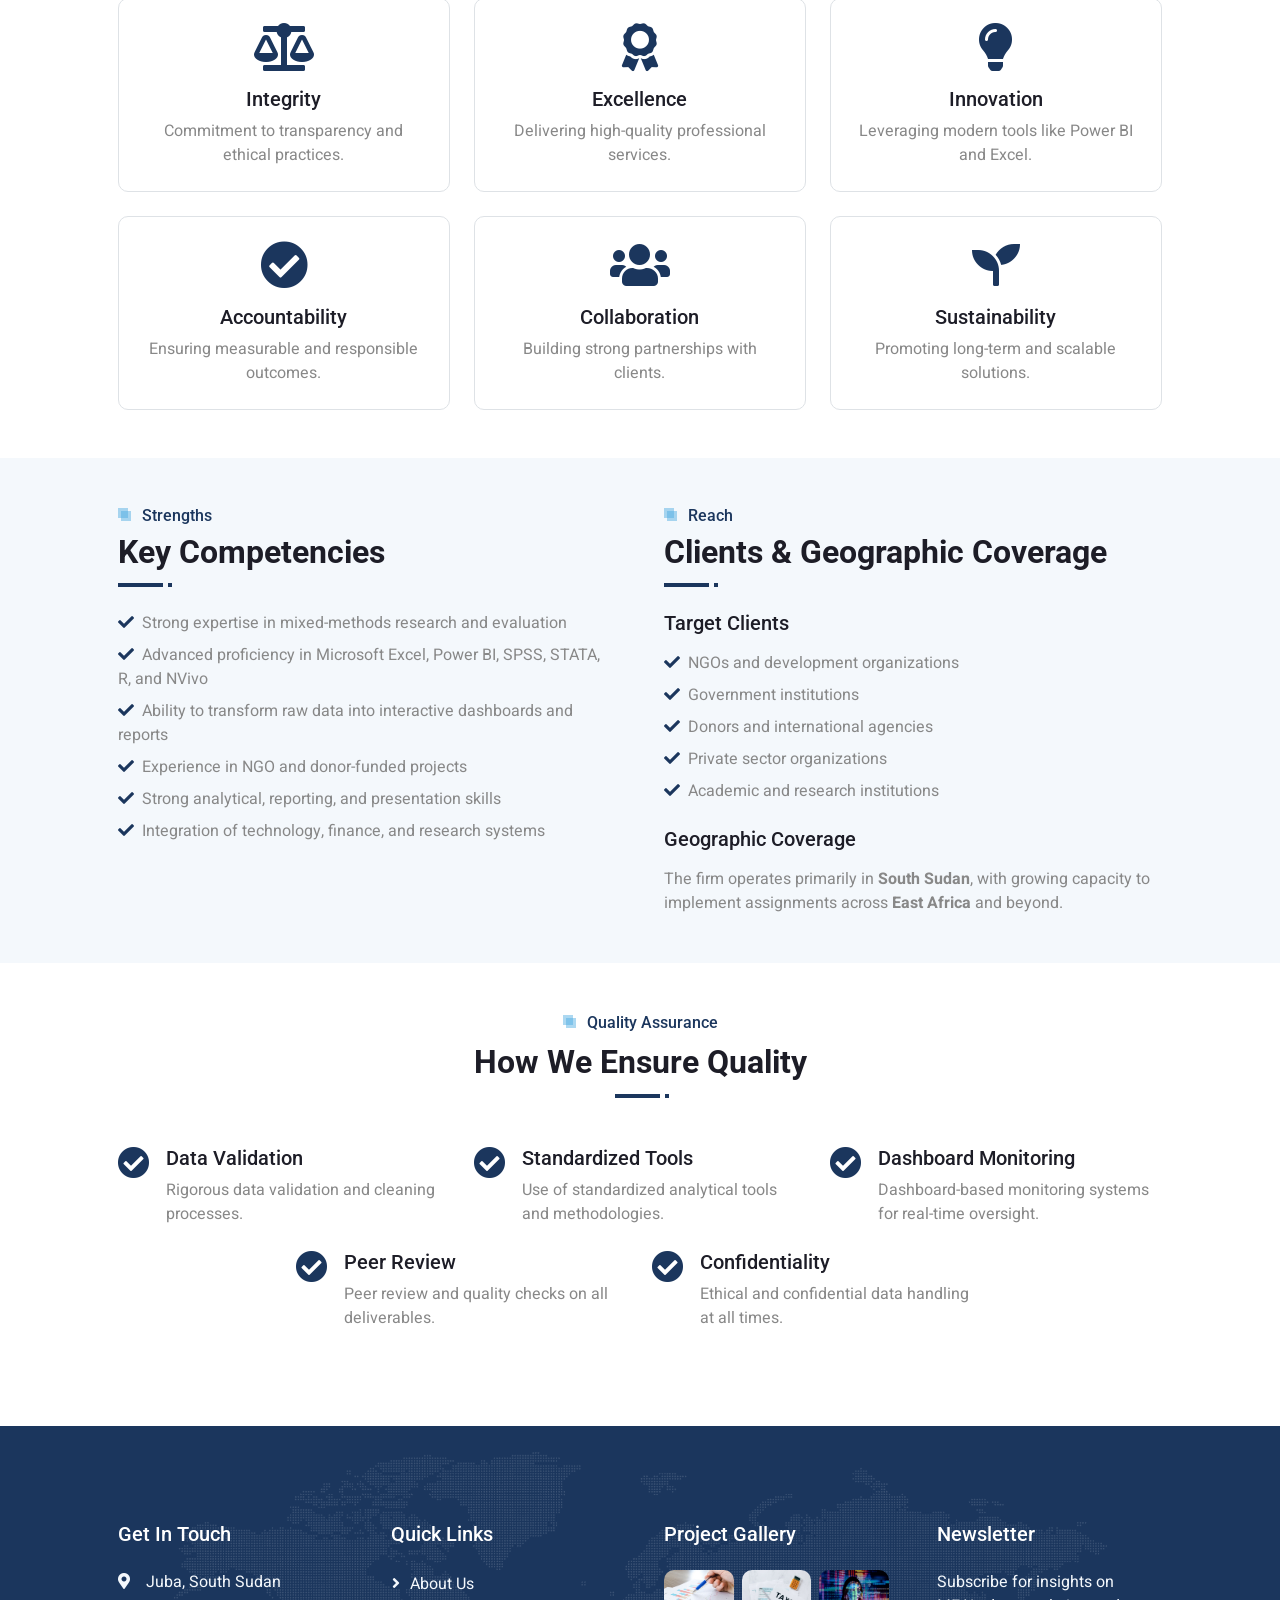
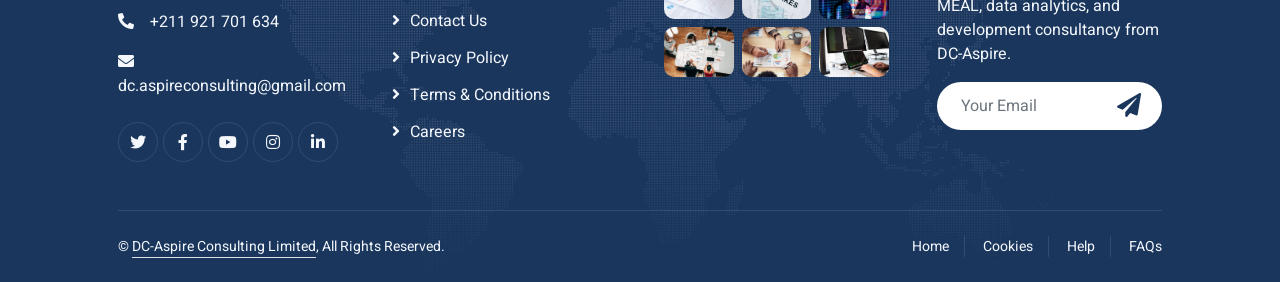
<file: about.html>
<!DOCTYPE html>
<html lang="en">

<head>
    <meta charset="utf-8">
    <title>About Us | DC-Aspire Consulting Limited</title>
    <meta content="width=device-width, initial-scale=1.0" name="viewport">
    <meta content="DC-Aspire company profile, MEAL consultancy, South Sudan, Power BI, research, auditing" name="keywords">
    <meta content="Learn about DC-Aspire Consulting Limited — our mission, vision, core values, competencies, and approach to data-driven consultancy in South Sudan." name="description">

    <link rel="icon" href="img/favicon.ico" sizes="any">
    <link rel="icon" href="img/favicon.svg" type="image/svg+xml">
    <link rel="apple-touch-icon" href="img/apple-touch-icon.png">
    <link rel="preconnect" href="https://fonts.googleapis.com">
    <link rel="preconnect" href="https://fonts.gstatic.com" crossorigin>
    <link href="https://fonts.googleapis.com/css2?family=Heebo:wght@400;500&family=Roboto:wght@400;500;700&display=swap" rel="stylesheet">
    <link href="https://cdnjs.cloudflare.com/ajax/libs/font-awesome/5.10.0/css/all.min.css" rel="stylesheet">
    <link href="https://cdn.jsdelivr.net/npm/bootstrap-icons@1.4.1/font/bootstrap-icons.css" rel="stylesheet">
    <link href="lib/animate/animate.min.css" rel="stylesheet">
    <link href="css/bootstrap.min.css" rel="stylesheet">
    <link href="css/style.css" rel="stylesheet">
</head>

<body>
    <div class="container-fluid bg-white p-0">
        <div id="spinner" class="show bg-white position-fixed translate-middle w-100 vh-100 top-50 start-50 d-flex align-items-center justify-content-center">
            <div class="spinner-grow text-primary" style="width: 3rem; height: 3rem;" role="status">
                <span class="sr-only">Loading...</span>
            </div>
        </div>

        <div class="container-fluid position-relative p-0">
            <nav class="navbar navbar-expand-lg navbar-light py-3 py-lg-0">
                <div class="container site-container">
                    <a href="index.html" class="navbar-brand p-0">
                        <h1 class="m-0"><i class="fa fa-chart-line me-2"></i>DC-Aspire</h1>
                    </a>
                    <button class="navbar-toggler" type="button" data-bs-toggle="collapse" data-bs-target="#navbarCollapse">
                        <span class="fa fa-bars"></span>
                    </button>
                    <div class="collapse navbar-collapse" id="navbarCollapse">
                        <div class="navbar-nav ms-auto py-0">
                            <a href="index.html" class="nav-item nav-link">Home</a>
                            <a href="about.html" class="nav-item nav-link active">About</a>
                            <a href="service.html" class="nav-item nav-link">Services</a>
                            <a href="project.html" class="nav-item nav-link">Projects</a>
                            <a href="contact.html" class="nav-item nav-link">Contact</a>
                        </div>
                        <a href="contact.html" class="btn btn-secondary text-light rounded-pill py-2 px-4 ms-3">Get Started</a>
                    </div>
                </div>
            </nav>

            <div class="container-fluid py-5 bg-primary hero-header mb-5">
                <div class="container site-container my-5 py-5">
                    <div class="row g-5 py-5">
                        <div class="col-12 text-center">
                            <h1 class="text-white animated zoomIn">About Us</h1>
                            <hr class="bg-white mx-auto mt-0" style="width: 90px;">
                            <nav aria-label="breadcrumb">
                                <ol class="breadcrumb justify-content-center">
                                    <li class="breadcrumb-item"><a class="text-white" href="index.html">Home</a></li>
                                    <li class="breadcrumb-item text-white active" aria-current="page">About</li>
                                </ol>
                            </nav>
                        </div>
                    </div>
                </div>
            </div>
        </div>

        <!-- Company Overview -->
        <div class="container-fluid py-5">
            <div class="container site-container">
                <div class="row g-5">
                    <div class="col-lg-6 wow fadeInUp" data-wow-delay="0.1s">
                        <div class="section-title position-relative mb-4 pb-2">
                            <h6 class="position-relative text-primary ps-4">Company Overview</h6>
                            <h2 class="mt-2">Who We Are</h2>
                        </div>
                        <p class="mb-4">DC-Aspire Consulting Limited is a dynamic and multidisciplinary consultancy firm providing integrated solutions in research and MEAL, financial auditing, information technology, and capacity building. The firm is dedicated to supporting development partners, government institutions, NGOs, and private sector organizations through the delivery of high-quality, data-driven, and innovative services.</p>
                        <p class="mb-4">With strong expertise in data analytics and visualization tools such as Microsoft Excel and Power BI, DC-Aspire enhances decision-making by transforming complex datasets into clear, actionable insights and interactive dashboards. Our services are designed to improve organizational performance, accountability, and strategic planning.</p>
                    </div>
                    <div class="col-lg-6">
                        <img class="img-fluid rounded shadow wow zoomIn" data-wow-delay="0.5s" src="img/about.jpg" alt="DC-Aspire Consulting team">
                    </div>
                </div>
            </div>
        </div>

        <!-- Mission Vision -->
        <div class="container-fluid py-5 bg-light">
            <div class="container site-container">
                <div class="row g-5">
                    <div class="col-lg-6 wow fadeInUp" data-wow-delay="0.1s">
                        <div class="bg-white rounded p-5 h-100 shadow-sm">
                            <h4 class="mb-3"><i class="fa fa-bullseye text-primary me-2"></i>Our Mission</h4>
                            <p class="mb-0">To provide high-quality consultancy services that integrate research, financial accountability, digital transformation, and advanced data analytics (Excel and Power BI) to support organizations in achieving measurable and sustainable results.</p>
                        </div>
                    </div>
                    <div class="col-lg-6 wow fadeInUp" data-wow-delay="0.3s">
                        <div class="bg-white rounded p-5 h-100 shadow-sm">
                            <h4 class="mb-3"><i class="fa fa-eye text-primary me-2"></i>Our Vision</h4>
                            <p class="mb-0">To become a leading consultancy firm in South Sudan recognized for delivering data-driven, innovative, and impactful solutions in research, auditing, IT, and professional training.</p>
                        </div>
                    </div>
                </div>
            </div>
        </div>

        <!-- Core Values -->
        <div class="container-fluid py-5">
            <div class="container site-container">
                <div class="section-title position-relative text-center mb-5 pb-2 wow fadeInUp" data-wow-delay="0.1s">
                    <h6 class="position-relative d-inline text-primary ps-4">Our Values</h6>
                    <h2 class="mt-2">Core Values</h2>
                </div>
                <div class="row g-4">
                    <div class="col-lg-4 col-md-6 wow fadeInUp" data-wow-delay="0.1s">
                        <div class="text-center p-4 border rounded h-100">
                            <i class="fa fa-balance-scale fa-3x text-primary mb-3"></i>
                            <h5>Integrity</h5>
                            <p class="mb-0">Commitment to transparency and ethical practices.</p>
                        </div>
                    </div>
                    <div class="col-lg-4 col-md-6 wow fadeInUp" data-wow-delay="0.2s">
                        <div class="text-center p-4 border rounded h-100">
                            <i class="fa fa-award fa-3x text-primary mb-3"></i>
                            <h5>Excellence</h5>
                            <p class="mb-0">Delivering high-quality professional services.</p>
                        </div>
                    </div>
                    <div class="col-lg-4 col-md-6 wow fadeInUp" data-wow-delay="0.3s">
                        <div class="text-center p-4 border rounded h-100">
                            <i class="fa fa-lightbulb fa-3x text-primary mb-3"></i>
                            <h5>Innovation</h5>
                            <p class="mb-0">Leveraging modern tools like Power BI and Excel.</p>
                        </div>
                    </div>
                    <div class="col-lg-4 col-md-6 wow fadeInUp" data-wow-delay="0.4s">
                        <div class="text-center p-4 border rounded h-100">
                            <i class="fa fa-check-circle fa-3x text-primary mb-3"></i>
                            <h5>Accountability</h5>
                            <p class="mb-0">Ensuring measurable and responsible outcomes.</p>
                        </div>
                    </div>
                    <div class="col-lg-4 col-md-6 wow fadeInUp" data-wow-delay="0.5s">
                        <div class="text-center p-4 border rounded h-100">
                            <i class="fa fa-users fa-3x text-primary mb-3"></i>
                            <h5>Collaboration</h5>
                            <p class="mb-0">Building strong partnerships with clients.</p>
                        </div>
                    </div>
                    <div class="col-lg-4 col-md-6 wow fadeInUp" data-wow-delay="0.6s">
                        <div class="text-center p-4 border rounded h-100">
                            <i class="fa fa-seedling fa-3x text-primary mb-3"></i>
                            <h5>Sustainability</h5>
                            <p class="mb-0">Promoting long-term and scalable solutions.</p>
                        </div>
                    </div>
                </div>
            </div>
        </div>

        <!-- Competencies & Coverage -->
        <div class="container-fluid py-5 bg-light">
            <div class="container site-container">
                <div class="row g-5">
                    <div class="col-lg-6 wow fadeInUp" data-wow-delay="0.1s">
                        <div class="section-title position-relative mb-4 pb-2">
                            <h6 class="position-relative text-primary ps-4">Strengths</h6>
                            <h2 class="mt-2">Key Competencies</h2>
                        </div>
                        <ul class="list-unstyled">
                            <li class="mb-2"><i class="fa fa-check text-primary me-2"></i>Strong expertise in mixed-methods research and evaluation</li>
                            <li class="mb-2"><i class="fa fa-check text-primary me-2"></i>Advanced proficiency in Microsoft Excel, Power BI, SPSS, STATA, R, and NVivo</li>
                            <li class="mb-2"><i class="fa fa-check text-primary me-2"></i>Ability to transform raw data into interactive dashboards and reports</li>
                            <li class="mb-2"><i class="fa fa-check text-primary me-2"></i>Experience in NGO and donor-funded projects</li>
                            <li class="mb-2"><i class="fa fa-check text-primary me-2"></i>Strong analytical, reporting, and presentation skills</li>
                            <li class="mb-0"><i class="fa fa-check text-primary me-2"></i>Integration of technology, finance, and research systems</li>
                        </ul>
                    </div>
                    <div class="col-lg-6 wow fadeInUp" data-wow-delay="0.3s">
                        <div class="section-title position-relative mb-4 pb-2">
                            <h6 class="position-relative text-primary ps-4">Reach</h6>
                            <h2 class="mt-2">Clients & Geographic Coverage</h2>
                        </div>
                        <h5 class="mb-3">Target Clients</h5>
                        <ul class="list-unstyled mb-4">
                            <li class="mb-2"><i class="fa fa-check text-primary me-2"></i>NGOs and development organizations</li>
                            <li class="mb-2"><i class="fa fa-check text-primary me-2"></i>Government institutions</li>
                            <li class="mb-2"><i class="fa fa-check text-primary me-2"></i>Donors and international agencies</li>
                            <li class="mb-2"><i class="fa fa-check text-primary me-2"></i>Private sector organizations</li>
                            <li class="mb-2"><i class="fa fa-check text-primary me-2"></i>Academic and research institutions</li>
                        </ul>
                        <h5 class="mb-3">Geographic Coverage</h5>
                        <p class="mb-0">The firm operates primarily in <strong>South Sudan</strong>, with growing capacity to implement assignments across <strong>East Africa</strong> and beyond.</p>
                    </div>
                </div>
            </div>
        </div>

        <!-- Quality Assurance -->
        <div class="container-fluid py-5">
            <div class="container site-container">
                <div class="section-title position-relative text-center mb-5 pb-2 wow fadeInUp" data-wow-delay="0.1s">
                    <h6 class="position-relative d-inline text-primary ps-4">Quality Assurance</h6>
                    <h2 class="mt-2">How We Ensure Quality</h2>
                </div>
                <div class="row g-4 justify-content-center">
                    <div class="col-lg-4 col-md-6 wow fadeInUp" data-wow-delay="0.1s">
                        <div class="d-flex align-items-start"><i class="fa fa-check-circle text-primary fa-2x me-3"></i><div><h5>Data Validation</h5><p class="mb-0">Rigorous data validation and cleaning processes.</p></div></div>
                    </div>
                    <div class="col-lg-4 col-md-6 wow fadeInUp" data-wow-delay="0.2s">
                        <div class="d-flex align-items-start"><i class="fa fa-check-circle text-primary fa-2x me-3"></i><div><h5>Standardized Tools</h5><p class="mb-0">Use of standardized analytical tools and methodologies.</p></div></div>
                    </div>
                    <div class="col-lg-4 col-md-6 wow fadeInUp" data-wow-delay="0.3s">
                        <div class="d-flex align-items-start"><i class="fa fa-check-circle text-primary fa-2x me-3"></i><div><h5>Dashboard Monitoring</h5><p class="mb-0">Dashboard-based monitoring systems for real-time oversight.</p></div></div>
                    </div>
                    <div class="col-lg-4 col-md-6 wow fadeInUp" data-wow-delay="0.4s">
                        <div class="d-flex align-items-start"><i class="fa fa-check-circle text-primary fa-2x me-3"></i><div><h5>Peer Review</h5><p class="mb-0">Peer review and quality checks on all deliverables.</p></div></div>
                    </div>
                    <div class="col-lg-4 col-md-6 wow fadeInUp" data-wow-delay="0.5s">
                        <div class="d-flex align-items-start"><i class="fa fa-check-circle text-primary fa-2x me-3"></i><div><h5>Confidentiality</h5><p class="mb-0">Ethical and confidential data handling at all times.</p></div></div>
                    </div>
                </div>
            </div>
        </div>

        <!-- Footer -->
        <div class="container-fluid bg-primary text-light footer mt-5 pt-5 wow fadeIn" data-wow-delay="0.1s">
            <div class="container site-container py-5">
                <div class="row g-5">
                    <div class="col-md-6 col-lg-3">
                        <h5 class="text-white mb-4">Get In Touch</h5>
                        <p><i class="fa fa-map-marker-alt me-3"></i>Juba, South Sudan</p>
                        <p><i class="fa fa-phone-alt me-3"></i>+211 921 701 634</p>
                        <p><i class="fa fa-envelope me-3"></i>dc.aspireconsulting@gmail.com</p>
                        <div class="d-flex pt-2">
                            <a class="btn btn-outline-light btn-social" href=""><i class="fab fa-twitter"></i></a>
                            <a class="btn btn-outline-light btn-social" href=""><i class="fab fa-facebook-f"></i></a>
                            <a class="btn btn-outline-light btn-social" href=""><i class="fab fa-youtube"></i></a>
                            <a class="btn btn-outline-light btn-social" href=""><i class="fab fa-instagram"></i></a>
                            <a class="btn btn-outline-light btn-social" href=""><i class="fab fa-linkedin-in"></i></a>
                        </div>
                    </div>
                    <div class="col-md-6 col-lg-3">
                        <h5 class="text-white mb-4">Quick Links</h5>
                        <a class="btn btn-link" href="about.html">About Us</a>
                        <a class="btn btn-link" href="contact.html">Contact Us</a>
                        <a class="btn btn-link" href="">Privacy Policy</a>
                        <a class="btn btn-link" href="">Terms & Conditions</a>
                        <a class="btn btn-link" href="">Careers</a>
                    </div>
                    <div class="col-md-6 col-lg-3">
                        <h5 class="text-white mb-4">Project Gallery</h5>
                        <div class="row g-2">
                            <div class="col-4"><img class="img-fluid rounded" src="img/portfolio-1.jpg" alt="Project"></div>
                            <div class="col-4"><img class="img-fluid rounded" src="img/portfolio-2.jpg" alt="Project"></div>
                            <div class="col-4"><img class="img-fluid rounded" src="img/portfolio-3.jpg" alt="Project"></div>
                            <div class="col-4"><img class="img-fluid rounded" src="img/portfolio-4.jpg" alt="Project"></div>
                            <div class="col-4"><img class="img-fluid rounded" src="img/portfolio-5.jpg" alt="Project"></div>
                            <div class="col-4"><img class="img-fluid rounded" src="img/portfolio-6.jpg" alt="Project"></div>
                        </div>
                    </div>
                    <div class="col-md-6 col-lg-3">
                        <h5 class="text-white mb-4">Newsletter</h5>
                        <p>Subscribe for insights on MEAL, data analytics, and development consultancy from DC-Aspire.</p>
                        <div class="position-relative w-100 mt-3">
                            <input class="form-control border-0 rounded-pill w-100 ps-4 pe-5" type="text" placeholder="Your Email" style="height: 48px;">
                            <button type="button" class="btn shadow-none position-absolute top-0 end-0 mt-1 me-2"><i class="fa fa-paper-plane text-primary fs-4"></i></button>
                        </div>
                    </div>
                </div>
            </div>
            <div class="container site-container">
                <div class="copyright">
                    <div class="row">
                        <div class="col-md-6 text-center text-md-start mb-3 mb-md-0">
                            &copy; <a class="border-bottom" href="index.html">DC-Aspire Consulting Limited</a>, All Rights Reserved.
                        </div>
                        <div class="col-md-6 text-center text-md-end">
                            <div class="footer-menu">
                                <a href="index.html">Home</a>
                                <a href="">Cookies</a>
                                <a href="">Help</a>
                                <a href="">FAQs</a>
                            </div>
                        </div>
                    </div>
                </div>
            </div>
        </div>

        <a href="#" class="btn btn-lg btn-primary btn-lg-square back-to-top pt-2"><i class="bi bi-arrow-up"></i></a>
    </div>

    <script src="https://code.jquery.com/jquery-3.4.1.min.js"></script>
    <script src="https://cdn.jsdelivr.net/npm/bootstrap@5.0.0/dist/js/bootstrap.bundle.min.js"></script>
    <script src="lib/wow/wow.min.js"></script>
    <script src="lib/easing/easing.min.js"></script>
    <script src="lib/waypoints/waypoints.min.js"></script>
    <script src="js/main.js"></script>
</body>

</html>
</file>
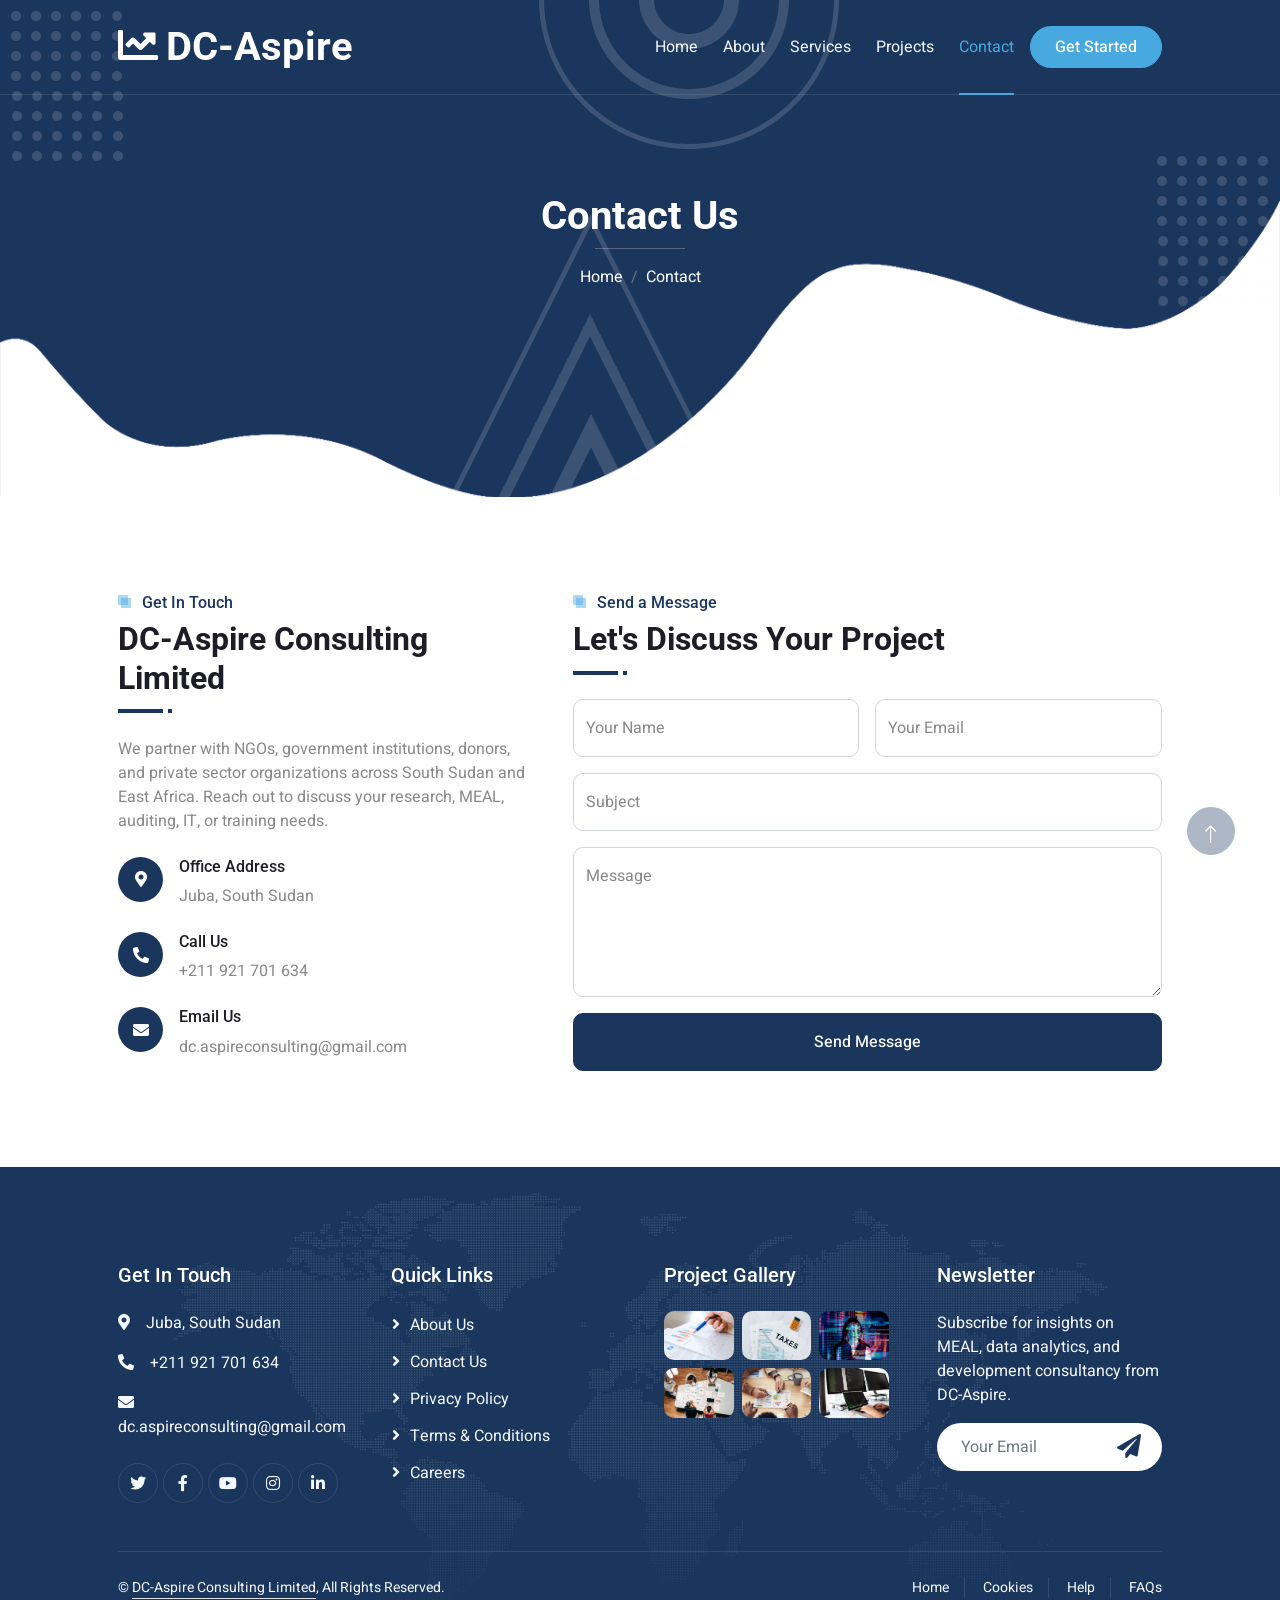
<file: contact.html>
<!DOCTYPE html>
<html lang="en">

<head>
    <meta charset="utf-8">
    <title>Contact Us | DC-Aspire Consulting Limited</title>
    <meta content="width=device-width, initial-scale=1.0" name="viewport">
    <meta content="contact DC-Aspire, Juba South Sudan, MEAL consultancy, Power BI training" name="keywords">
    <meta content="Contact DC-Aspire Consulting Limited in Juba, South Sudan. Email dc.aspireconsulting@gmail.com or call +211 921 701 634." name="description">

    <link rel="icon" href="img/favicon.ico" sizes="any">
    <link rel="icon" href="img/favicon.svg" type="image/svg+xml">
    <link rel="apple-touch-icon" href="img/apple-touch-icon.png">
    <link rel="preconnect" href="https://fonts.googleapis.com">
    <link rel="preconnect" href="https://fonts.gstatic.com" crossorigin>
    <link href="https://fonts.googleapis.com/css2?family=Heebo:wght@400;500&family=Roboto:wght@400;500;700&display=swap" rel="stylesheet">
    <link href="https://cdnjs.cloudflare.com/ajax/libs/font-awesome/5.10.0/css/all.min.css" rel="stylesheet">
    <link href="https://cdn.jsdelivr.net/npm/bootstrap-icons@1.4.1/font/bootstrap-icons.css" rel="stylesheet">
    <link href="lib/animate/animate.min.css" rel="stylesheet">
    <link href="css/bootstrap.min.css" rel="stylesheet">
    <link href="css/style.css" rel="stylesheet">
</head>

<body>
    <div class="container-fluid bg-white p-0">
        <div id="spinner" class="show bg-white position-fixed translate-middle w-100 vh-100 top-50 start-50 d-flex align-items-center justify-content-center">
            <div class="spinner-grow text-primary" style="width: 3rem; height: 3rem;" role="status">
                <span class="sr-only">Loading...</span>
            </div>
        </div>

        <div class="container-fluid position-relative p-0">
            <nav class="navbar navbar-expand-lg navbar-light py-3 py-lg-0">
                <div class="container site-container">
                    <a href="index.html" class="navbar-brand p-0">
                        <h1 class="m-0"><i class="fa fa-chart-line me-2"></i>DC-Aspire</h1>
                    </a>
                    <button class="navbar-toggler" type="button" data-bs-toggle="collapse" data-bs-target="#navbarCollapse">
                        <span class="fa fa-bars"></span>
                    </button>
                    <div class="collapse navbar-collapse" id="navbarCollapse">
                        <div class="navbar-nav ms-auto py-0">
                            <a href="index.html" class="nav-item nav-link">Home</a>
                            <a href="about.html" class="nav-item nav-link">About</a>
                            <a href="service.html" class="nav-item nav-link">Services</a>
                            <a href="project.html" class="nav-item nav-link">Projects</a>
                            <a href="contact.html" class="nav-item nav-link active">Contact</a>
                        </div>
                        <a href="contact.html" class="btn btn-secondary text-light rounded-pill py-2 px-4 ms-3">Get Started</a>
                    </div>
                </div>
            </nav>

            <div class="container-fluid py-5 bg-primary hero-header mb-5">
                <div class="container site-container my-5 py-5">
                    <div class="row g-5 py-5">
                        <div class="col-12 text-center">
                            <h1 class="text-white animated zoomIn">Contact Us</h1>
                            <hr class="bg-white mx-auto mt-0" style="width: 90px;">
                            <nav aria-label="breadcrumb">
                                <ol class="breadcrumb justify-content-center">
                                    <li class="breadcrumb-item"><a class="text-white" href="index.html">Home</a></li>
                                    <li class="breadcrumb-item text-white active" aria-current="page">Contact</li>
                                </ol>
                            </nav>
                        </div>
                    </div>
                </div>
            </div>
        </div>

        <div class="container-fluid py-5">
            <div class="container site-container">
                <div class="row g-5">
                    <div class="col-lg-5 wow fadeInUp" data-wow-delay="0.1s">
                        <div class="section-title position-relative mb-4 pb-2">
                            <h6 class="position-relative text-primary ps-4">Get In Touch</h6>
                            <h2 class="mt-2">DC-Aspire Consulting Limited</h2>
                        </div>
                        <p class="mb-4">We partner with NGOs, government institutions, donors, and private sector organizations across South Sudan and East Africa. Reach out to discuss your research, MEAL, auditing, IT, or training needs.</p>
                        <div class="d-flex align-items-start mb-4">
                            <div class="flex-shrink-0 btn-square bg-primary rounded-circle me-3" style="width: 45px; height: 45px;">
                                <i class="fa fa-map-marker-alt text-white"></i>
                            </div>
                            <div>
                                <h6>Office Address</h6>
                                <span>Juba, South Sudan</span>
                            </div>
                        </div>
                        <div class="d-flex align-items-start mb-4">
                            <div class="flex-shrink-0 btn-square bg-primary rounded-circle me-3" style="width: 45px; height: 45px;">
                                <i class="fa fa-phone-alt text-white"></i>
                            </div>
                            <div>
                                <h6>Call Us</h6>
                                <span>+211 921 701 634</span>
                            </div>
                        </div>
                        <div class="d-flex align-items-start">
                            <div class="flex-shrink-0 btn-square bg-primary rounded-circle me-3" style="width: 45px; height: 45px;">
                                <i class="fa fa-envelope text-white"></i>
                            </div>
                            <div>
                                <h6>Email Us</h6>
                                <span>dc.aspireconsulting@gmail.com</span>
                            </div>
                        </div>
                    </div>
                    <div class="col-lg-7 wow fadeInUp" data-wow-delay="0.3s">
                        <div class="section-title position-relative mb-4 pb-2">
                            <h6 class="position-relative text-primary ps-4">Send a Message</h6>
                            <h2 class="mt-2">Let's Discuss Your Project</h2>
                        </div>
                        <form>
                            <div class="row g-3">
                                <div class="col-md-6">
                                    <div class="form-floating">
                                        <input type="text" class="form-control" id="name" placeholder="Your Name">
                                        <label for="name">Your Name</label>
                                    </div>
                                </div>
                                <div class="col-md-6">
                                    <div class="form-floating">
                                        <input type="email" class="form-control" id="email" placeholder="Your Email">
                                        <label for="email">Your Email</label>
                                    </div>
                                </div>
                                <div class="col-12">
                                    <div class="form-floating">
                                        <input type="text" class="form-control" id="subject" placeholder="Subject">
                                        <label for="subject">Subject</label>
                                    </div>
                                </div>
                                <div class="col-12">
                                    <div class="form-floating">
                                        <textarea class="form-control" placeholder="Leave a message here" id="message" style="height: 150px"></textarea>
                                        <label for="message">Message</label>
                                    </div>
                                </div>
                                <div class="col-12">
                                    <button class="btn btn-primary w-100 py-3" type="submit">Send Message</button>
                                </div>
                            </div>
                        </form>
                    </div>
                </div>
            </div>
        </div>

        <!-- Footer -->
        <div class="container-fluid bg-primary text-light footer mt-5 pt-5 wow fadeIn" data-wow-delay="0.1s">
            <div class="container site-container py-5">
                <div class="row g-5">
                    <div class="col-md-6 col-lg-3">
                        <h5 class="text-white mb-4">Get In Touch</h5>
                        <p><i class="fa fa-map-marker-alt me-3"></i>Juba, South Sudan</p>
                        <p><i class="fa fa-phone-alt me-3"></i>+211 921 701 634</p>
                        <p><i class="fa fa-envelope me-3"></i>dc.aspireconsulting@gmail.com</p>
                        <div class="d-flex pt-2">
                            <a class="btn btn-outline-light btn-social" href=""><i class="fab fa-twitter"></i></a>
                            <a class="btn btn-outline-light btn-social" href=""><i class="fab fa-facebook-f"></i></a>
                            <a class="btn btn-outline-light btn-social" href=""><i class="fab fa-youtube"></i></a>
                            <a class="btn btn-outline-light btn-social" href=""><i class="fab fa-instagram"></i></a>
                            <a class="btn btn-outline-light btn-social" href=""><i class="fab fa-linkedin-in"></i></a>
                        </div>
                    </div>
                    <div class="col-md-6 col-lg-3">
                        <h5 class="text-white mb-4">Quick Links</h5>
                        <a class="btn btn-link" href="about.html">About Us</a>
                        <a class="btn btn-link" href="contact.html">Contact Us</a>
                        <a class="btn btn-link" href="">Privacy Policy</a>
                        <a class="btn btn-link" href="">Terms & Conditions</a>
                        <a class="btn btn-link" href="">Careers</a>
                    </div>
                    <div class="col-md-6 col-lg-3">
                        <h5 class="text-white mb-4">Project Gallery</h5>
                        <div class="row g-2">
                            <div class="col-4"><img class="img-fluid rounded" src="img/portfolio-1.jpg" alt="Project"></div>
                            <div class="col-4"><img class="img-fluid rounded" src="img/portfolio-2.jpg" alt="Project"></div>
                            <div class="col-4"><img class="img-fluid rounded" src="img/portfolio-3.jpg" alt="Project"></div>
                            <div class="col-4"><img class="img-fluid rounded" src="img/portfolio-4.jpg" alt="Project"></div>
                            <div class="col-4"><img class="img-fluid rounded" src="img/portfolio-5.jpg" alt="Project"></div>
                            <div class="col-4"><img class="img-fluid rounded" src="img/portfolio-6.jpg" alt="Project"></div>
                        </div>
                    </div>
                    <div class="col-md-6 col-lg-3">
                        <h5 class="text-white mb-4">Newsletter</h5>
                        <p>Subscribe for insights on MEAL, data analytics, and development consultancy from DC-Aspire.</p>
                        <div class="position-relative w-100 mt-3">
                            <input class="form-control border-0 rounded-pill w-100 ps-4 pe-5" type="text" placeholder="Your Email" style="height: 48px;">
                            <button type="button" class="btn shadow-none position-absolute top-0 end-0 mt-1 me-2"><i class="fa fa-paper-plane text-primary fs-4"></i></button>
                        </div>
                    </div>
                </div>
            </div>
            <div class="container site-container">
                <div class="copyright">
                    <div class="row">
                        <div class="col-md-6 text-center text-md-start mb-3 mb-md-0">
                            &copy; <a class="border-bottom" href="index.html">DC-Aspire Consulting Limited</a>, All Rights Reserved.
                        </div>
                        <div class="col-md-6 text-center text-md-end">
                            <div class="footer-menu">
                                <a href="index.html">Home</a>
                                <a href="">Cookies</a>
                                <a href="">Help</a>
                                <a href="">FAQs</a>
                            </div>
                        </div>
                    </div>
                </div>
            </div>
        </div>

        <a href="#" class="btn btn-lg btn-primary btn-lg-square back-to-top pt-2"><i class="bi bi-arrow-up"></i></a>
    </div>

    <script src="https://code.jquery.com/jquery-3.4.1.min.js"></script>
    <script src="https://cdn.jsdelivr.net/npm/bootstrap@5.0.0/dist/js/bootstrap.bundle.min.js"></script>
    <script src="lib/wow/wow.min.js"></script>
    <script src="lib/easing/easing.min.js"></script>
    <script src="lib/waypoints/waypoints.min.js"></script>
    <script src="js/main.js"></script>
</body>

</html>
</file>
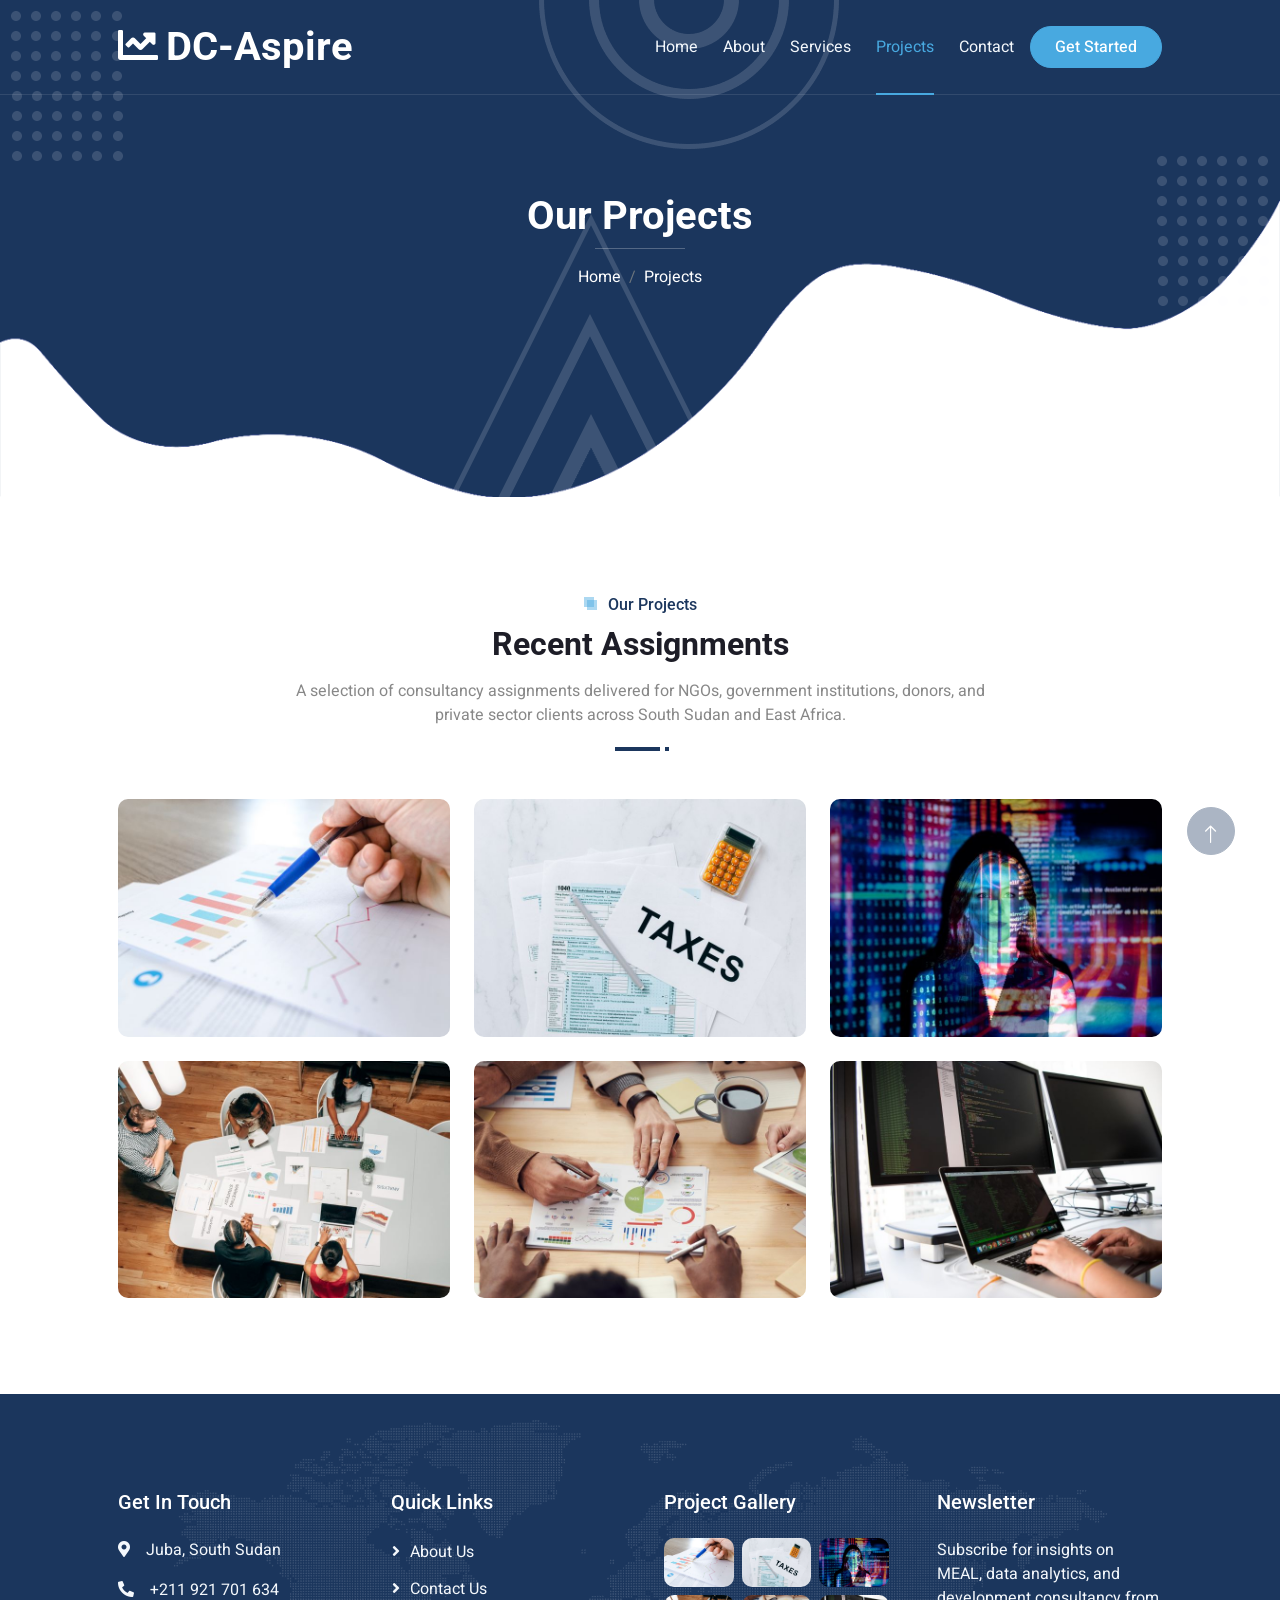
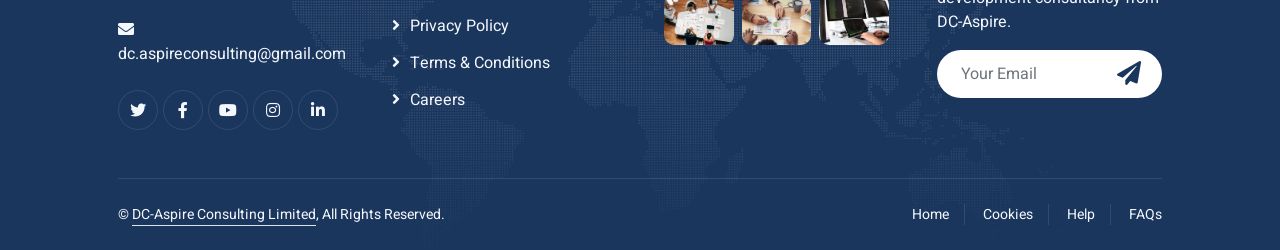
<file: project.html>
<!DOCTYPE html>
<html lang="en">

<head>
    <meta charset="utf-8">
    <title>Projects | DC-Aspire Consulting Limited</title>
    <meta content="width=device-width, initial-scale=1.0" name="viewport">
    <meta content="DC-Aspire projects, MEAL surveys, financial audit, Power BI, data management, South Sudan" name="keywords">
    <meta content="View consultancy projects delivered by DC-Aspire Consulting Limited across research, auditing, IT, and training." name="description">

    <link rel="icon" href="img/favicon.ico" sizes="any">
    <link rel="icon" href="img/favicon.svg" type="image/svg+xml">
    <link rel="apple-touch-icon" href="img/apple-touch-icon.png">
    <link rel="preconnect" href="https://fonts.googleapis.com">
    <link rel="preconnect" href="https://fonts.gstatic.com" crossorigin>
    <link href="https://fonts.googleapis.com/css2?family=Heebo:wght@400;500&family=Roboto:wght@400;500;700&display=swap" rel="stylesheet">
    <link href="https://cdnjs.cloudflare.com/ajax/libs/font-awesome/5.10.0/css/all.min.css" rel="stylesheet">
    <link href="https://cdn.jsdelivr.net/npm/bootstrap-icons@1.4.1/font/bootstrap-icons.css" rel="stylesheet">
    <link href="lib/animate/animate.min.css" rel="stylesheet">
    <link href="css/bootstrap.min.css" rel="stylesheet">
    <link href="css/style.css" rel="stylesheet">
</head>

<body>
    <div class="container-fluid bg-white p-0">
        <div id="spinner" class="show bg-white position-fixed translate-middle w-100 vh-100 top-50 start-50 d-flex align-items-center justify-content-center">
            <div class="spinner-grow text-primary" style="width: 3rem; height: 3rem;" role="status">
                <span class="sr-only">Loading...</span>
            </div>
        </div>

        <div class="container-fluid position-relative p-0">
            <nav class="navbar navbar-expand-lg navbar-light py-3 py-lg-0">
                <div class="container site-container">
                    <a href="index.html" class="navbar-brand p-0">
                        <h1 class="m-0"><i class="fa fa-chart-line me-2"></i>DC-Aspire</h1>
                    </a>
                    <button class="navbar-toggler" type="button" data-bs-toggle="collapse" data-bs-target="#navbarCollapse">
                        <span class="fa fa-bars"></span>
                    </button>
                    <div class="collapse navbar-collapse" id="navbarCollapse">
                        <div class="navbar-nav ms-auto py-0">
                            <a href="index.html" class="nav-item nav-link">Home</a>
                            <a href="about.html" class="nav-item nav-link">About</a>
                            <a href="service.html" class="nav-item nav-link">Services</a>
                            <a href="project.html" class="nav-item nav-link active">Projects</a>
                            <a href="contact.html" class="nav-item nav-link">Contact</a>
                        </div>
                        <a href="contact.html" class="btn btn-secondary text-light rounded-pill py-2 px-4 ms-3">Get Started</a>
                    </div>
                </div>
            </nav>

            <div class="container-fluid py-5 bg-primary hero-header mb-5">
                <div class="container site-container my-5 py-5">
                    <div class="row g-5 py-5">
                        <div class="col-12 text-center">
                            <h1 class="text-white animated zoomIn">Our Projects</h1>
                            <hr class="bg-white mx-auto mt-0" style="width: 90px;">
                            <nav aria-label="breadcrumb">
                                <ol class="breadcrumb justify-content-center">
                                    <li class="breadcrumb-item"><a class="text-white" href="index.html">Home</a></li>
                                    <li class="breadcrumb-item text-white active" aria-current="page">Projects</li>
                                </ol>
                            </nav>
                        </div>
                    </div>
                </div>
            </div>
        </div>

        <div class="container-fluid py-5">
            <div class="container site-container">
                <div class="section-title position-relative text-center mb-5 pb-2 wow fadeInUp" data-wow-delay="0.1s">
                    <h6 class="position-relative d-inline text-primary ps-4">Our Projects</h6>
                    <h2 class="mt-2">Recent Assignments</h2>
                    <p class="mt-3 mx-auto" style="max-width: 700px;">A selection of consultancy assignments delivered for NGOs, government institutions, donors, and private sector clients across South Sudan and East Africa.</p>
                </div>
                <div class="row g-4">
                    <div class="col-lg-4 col-md-6 portfolio-item wow zoomIn" data-wow-delay="0.1s">
                        <div class="position-relative rounded overflow-hidden">
                            <img class="img-fluid w-100" src="img/portfolio-1.jpg" alt="Baseline survey and Power BI dashboard">
                            <div class="portfolio-overlay">
                                <a class="btn btn-light" href="img/portfolio-1.jpg"><i class="fa fa-plus fa-2x text-primary"></i></a>
                                <div class="mt-auto">
                                    <small class="text-white"><i class="fa fa-folder me-2"></i>Research & MEAL</small>
                                    <a class="h5 d-block text-white mt-1 mb-0" href="">Baseline Survey & Power BI Dashboard</a>
                                </div>
                            </div>
                        </div>
                    </div>
                    <div class="col-lg-4 col-md-6 portfolio-item wow zoomIn" data-wow-delay="0.2s">
                        <div class="position-relative rounded overflow-hidden">
                            <img class="img-fluid w-100" src="img/portfolio-2.jpg" alt="Donor compliance audit">
                            <div class="portfolio-overlay">
                                <a class="btn btn-light" href="img/portfolio-2.jpg"><i class="fa fa-plus fa-2x text-primary"></i></a>
                                <div class="mt-auto">
                                    <small class="text-white"><i class="fa fa-folder me-2"></i>Financial Auditing</small>
                                    <a class="h5 d-block text-white mt-1 mb-0" href="">Donor Compliance Audit</a>
                                </div>
                            </div>
                        </div>
                    </div>
                    <div class="col-lg-4 col-md-6 portfolio-item wow zoomIn" data-wow-delay="0.3s">
                        <div class="position-relative rounded overflow-hidden">
                            <img class="img-fluid w-100" src="img/portfolio-3.jpg" alt="Data management system">
                            <div class="portfolio-overlay">
                                <a class="btn btn-light" href="img/portfolio-3.jpg"><i class="fa fa-plus fa-2x text-primary"></i></a>
                                <div class="mt-auto">
                                    <small class="text-white"><i class="fa fa-folder me-2"></i>IT Solutions</small>
                                    <a class="h5 d-block text-white mt-1 mb-0" href="">Data Management System</a>
                                </div>
                            </div>
                        </div>
                    </div>
                    <div class="col-lg-4 col-md-6 portfolio-item wow zoomIn" data-wow-delay="0.4s">
                        <div class="position-relative rounded overflow-hidden">
                            <img class="img-fluid w-100" src="img/portfolio-4.jpg" alt="Power BI financial dashboard">
                            <div class="portfolio-overlay">
                                <a class="btn btn-light" href="img/portfolio-4.jpg"><i class="fa fa-plus fa-2x text-primary"></i></a>
                                <div class="mt-auto">
                                    <small class="text-white"><i class="fa fa-folder me-2"></i>Data Analytics</small>
                                    <a class="h5 d-block text-white mt-1 mb-0" href="">Power BI Financial Dashboard</a>
                                </div>
                            </div>
                        </div>
                    </div>
                    <div class="col-lg-4 col-md-6 portfolio-item wow zoomIn" data-wow-delay="0.5s">
                        <div class="position-relative rounded overflow-hidden">
                            <img class="img-fluid w-100" src="img/portfolio-5.jpg" alt="MEAL system strengthening">
                            <div class="portfolio-overlay">
                                <a class="btn btn-light" href="img/portfolio-5.jpg"><i class="fa fa-plus fa-2x text-primary"></i></a>
                                <div class="mt-auto">
                                    <small class="text-white"><i class="fa fa-folder me-2"></i>MEAL Systems</small>
                                    <a class="h5 d-block text-white mt-1 mb-0" href="">MEAL System Strengthening</a>
                                </div>
                            </div>
                        </div>
                    </div>
                    <div class="col-lg-4 col-md-6 portfolio-item wow zoomIn" data-wow-delay="0.6s">
                        <div class="position-relative rounded overflow-hidden">
                            <img class="img-fluid w-100" src="img/portfolio-6.jpg" alt="Excel and Power BI training">
                            <div class="portfolio-overlay">
                                <a class="btn btn-light" href="img/portfolio-6.jpg"><i class="fa fa-plus fa-2x text-primary"></i></a>
                                <div class="mt-auto">
                                    <small class="text-white"><i class="fa fa-folder me-2"></i>Training</small>
                                    <a class="h5 d-block text-white mt-1 mb-0" href="">Excel & Power BI Training Program</a>
                                </div>
                            </div>
                        </div>
                    </div>
                </div>
            </div>
        </div>

        <!-- Footer -->
        <div class="container-fluid bg-primary text-light footer mt-5 pt-5 wow fadeIn" data-wow-delay="0.1s">
            <div class="container site-container py-5">
                <div class="row g-5">
                    <div class="col-md-6 col-lg-3">
                        <h5 class="text-white mb-4">Get In Touch</h5>
                        <p><i class="fa fa-map-marker-alt me-3"></i>Juba, South Sudan</p>
                        <p><i class="fa fa-phone-alt me-3"></i>+211 921 701 634</p>
                        <p><i class="fa fa-envelope me-3"></i>dc.aspireconsulting@gmail.com</p>
                        <div class="d-flex pt-2">
                            <a class="btn btn-outline-light btn-social" href=""><i class="fab fa-twitter"></i></a>
                            <a class="btn btn-outline-light btn-social" href=""><i class="fab fa-facebook-f"></i></a>
                            <a class="btn btn-outline-light btn-social" href=""><i class="fab fa-youtube"></i></a>
                            <a class="btn btn-outline-light btn-social" href=""><i class="fab fa-instagram"></i></a>
                            <a class="btn btn-outline-light btn-social" href=""><i class="fab fa-linkedin-in"></i></a>
                        </div>
                    </div>
                    <div class="col-md-6 col-lg-3">
                        <h5 class="text-white mb-4">Quick Links</h5>
                        <a class="btn btn-link" href="about.html">About Us</a>
                        <a class="btn btn-link" href="contact.html">Contact Us</a>
                        <a class="btn btn-link" href="">Privacy Policy</a>
                        <a class="btn btn-link" href="">Terms & Conditions</a>
                        <a class="btn btn-link" href="">Careers</a>
                    </div>
                    <div class="col-md-6 col-lg-3">
                        <h5 class="text-white mb-4">Project Gallery</h5>
                        <div class="row g-2">
                            <div class="col-4"><img class="img-fluid rounded" src="img/portfolio-1.jpg" alt="Project"></div>
                            <div class="col-4"><img class="img-fluid rounded" src="img/portfolio-2.jpg" alt="Project"></div>
                            <div class="col-4"><img class="img-fluid rounded" src="img/portfolio-3.jpg" alt="Project"></div>
                            <div class="col-4"><img class="img-fluid rounded" src="img/portfolio-4.jpg" alt="Project"></div>
                            <div class="col-4"><img class="img-fluid rounded" src="img/portfolio-5.jpg" alt="Project"></div>
                            <div class="col-4"><img class="img-fluid rounded" src="img/portfolio-6.jpg" alt="Project"></div>
                        </div>
                    </div>
                    <div class="col-md-6 col-lg-3">
                        <h5 class="text-white mb-4">Newsletter</h5>
                        <p>Subscribe for insights on MEAL, data analytics, and development consultancy from DC-Aspire.</p>
                        <div class="position-relative w-100 mt-3">
                            <input class="form-control border-0 rounded-pill w-100 ps-4 pe-5" type="text" placeholder="Your Email" style="height: 48px;">
                            <button type="button" class="btn shadow-none position-absolute top-0 end-0 mt-1 me-2"><i class="fa fa-paper-plane text-primary fs-4"></i></button>
                        </div>
                    </div>
                </div>
            </div>
            <div class="container site-container">
                <div class="copyright">
                    <div class="row">
                        <div class="col-md-6 text-center text-md-start mb-3 mb-md-0">
                            &copy; <a class="border-bottom" href="index.html">DC-Aspire Consulting Limited</a>, All Rights Reserved.
                        </div>
                        <div class="col-md-6 text-center text-md-end">
                            <div class="footer-menu">
                                <a href="index.html">Home</a>
                                <a href="">Cookies</a>
                                <a href="">Help</a>
                                <a href="">FAQs</a>
                            </div>
                        </div>
                    </div>
                </div>
            </div>
        </div>

        <a href="#" class="btn btn-lg btn-primary btn-lg-square back-to-top pt-2"><i class="bi bi-arrow-up"></i></a>
    </div>

    <script src="https://code.jquery.com/jquery-3.4.1.min.js"></script>
    <script src="https://cdn.jsdelivr.net/npm/bootstrap@5.0.0/dist/js/bootstrap.bundle.min.js"></script>
    <script src="lib/wow/wow.min.js"></script>
    <script src="lib/easing/easing.min.js"></script>
    <script src="lib/waypoints/waypoints.min.js"></script>
    <script src="js/main.js"></script>
</body>

</html>
</file>
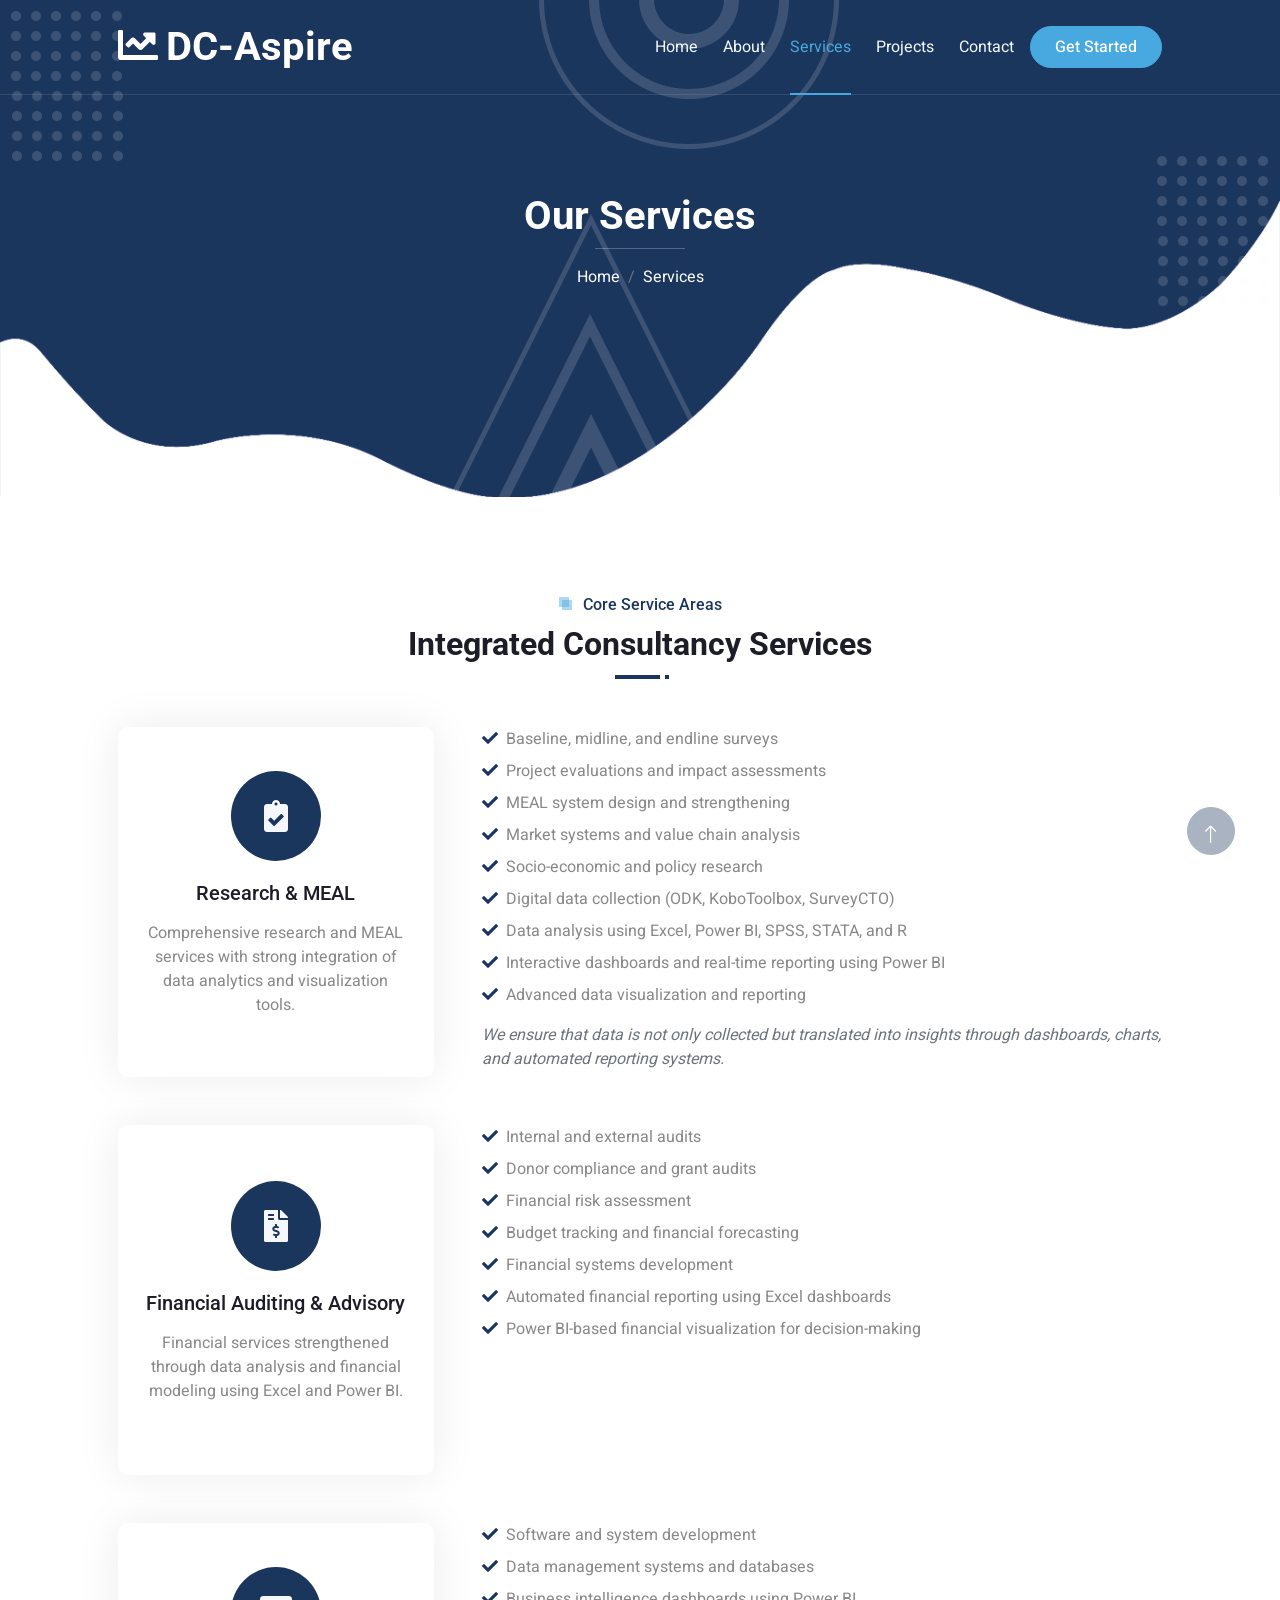
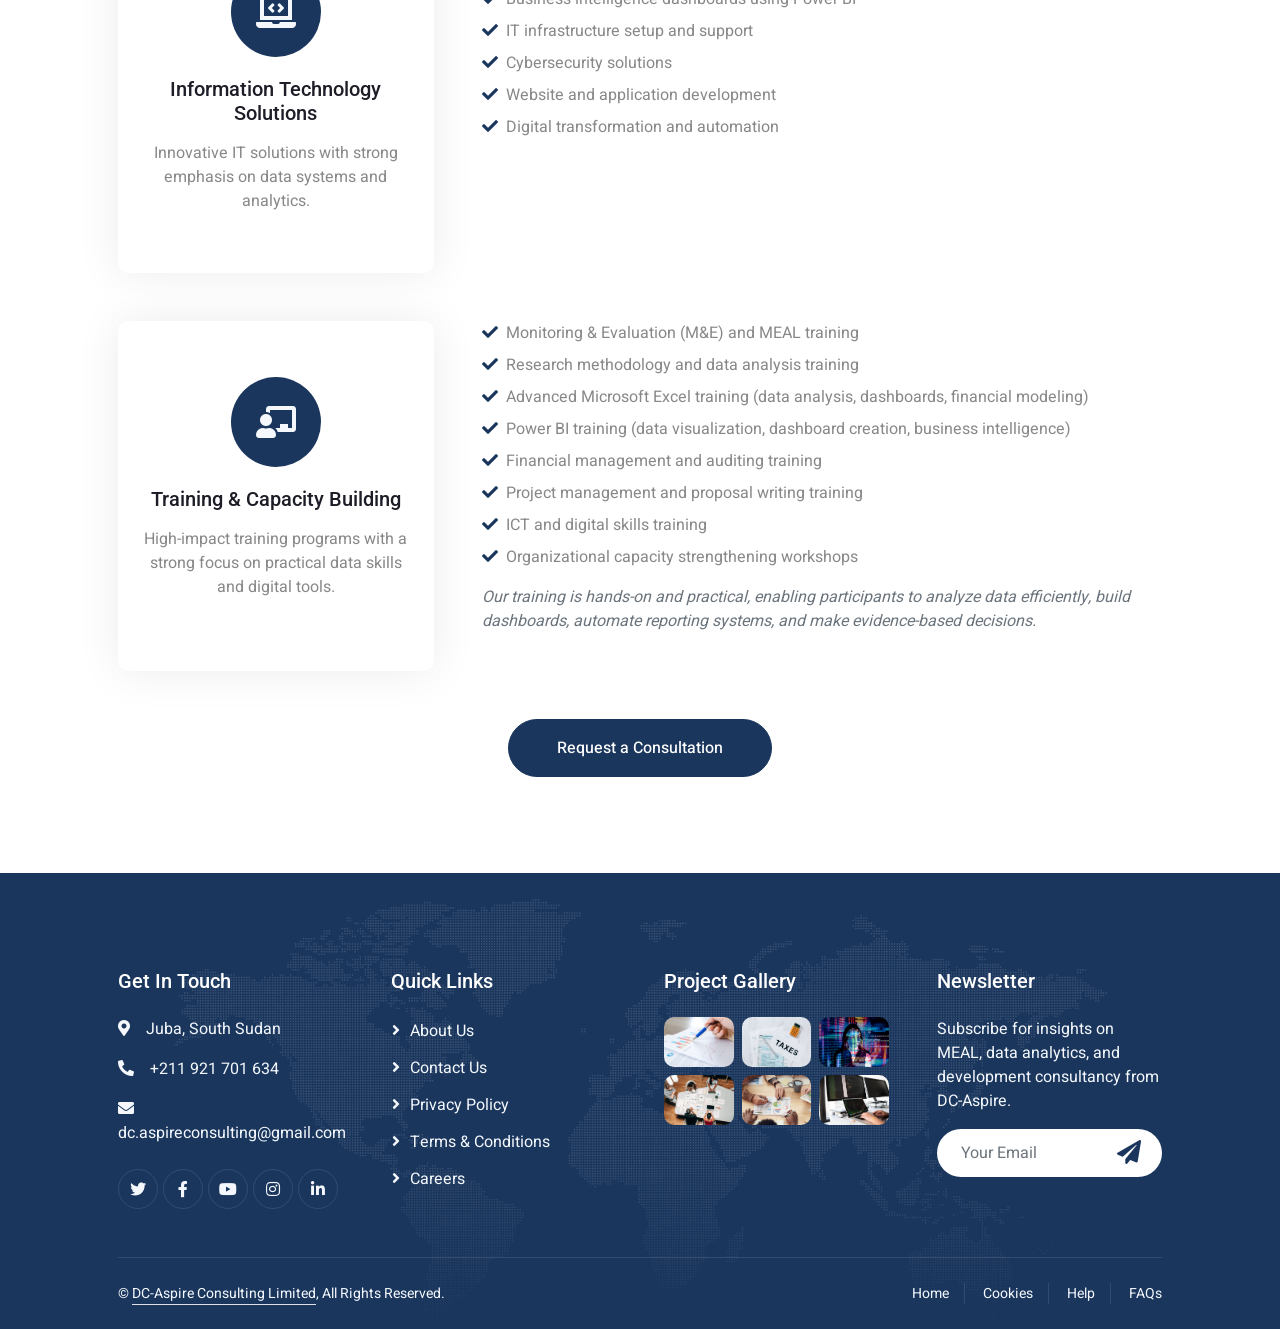
<file: service.html>
<!DOCTYPE html>
<html lang="en">

<head>
    <meta charset="utf-8">
    <title>Services | DC-Aspire Consulting Limited</title>
    <meta content="width=device-width, initial-scale=1.0" name="viewport">
    <meta content="MEAL services, financial auditing, Power BI, Excel training, IT solutions, capacity building, South Sudan" name="keywords">
    <meta content="DC-Aspire Consulting Limited offers research & MEAL, financial auditing, IT solutions, and training & capacity building services." name="description">

    <link rel="icon" href="img/favicon.ico" sizes="any">
    <link rel="icon" href="img/favicon.svg" type="image/svg+xml">
    <link rel="apple-touch-icon" href="img/apple-touch-icon.png">
    <link rel="preconnect" href="https://fonts.googleapis.com">
    <link rel="preconnect" href="https://fonts.gstatic.com" crossorigin>
    <link href="https://fonts.googleapis.com/css2?family=Heebo:wght@400;500&family=Roboto:wght@400;500;700&display=swap" rel="stylesheet">
    <link href="https://cdnjs.cloudflare.com/ajax/libs/font-awesome/5.10.0/css/all.min.css" rel="stylesheet">
    <link href="https://cdn.jsdelivr.net/npm/bootstrap-icons@1.4.1/font/bootstrap-icons.css" rel="stylesheet">
    <link href="lib/animate/animate.min.css" rel="stylesheet">
    <link href="css/bootstrap.min.css" rel="stylesheet">
    <link href="css/style.css" rel="stylesheet">
</head>

<body>
    <div class="container-fluid bg-white p-0">
        <div id="spinner" class="show bg-white position-fixed translate-middle w-100 vh-100 top-50 start-50 d-flex align-items-center justify-content-center">
            <div class="spinner-grow text-primary" style="width: 3rem; height: 3rem;" role="status">
                <span class="sr-only">Loading...</span>
            </div>
        </div>

        <div class="container-fluid position-relative p-0">
            <nav class="navbar navbar-expand-lg navbar-light py-3 py-lg-0">
                <div class="container site-container">
                    <a href="index.html" class="navbar-brand p-0">
                        <h1 class="m-0"><i class="fa fa-chart-line me-2"></i>DC-Aspire</h1>
                    </a>
                    <button class="navbar-toggler" type="button" data-bs-toggle="collapse" data-bs-target="#navbarCollapse">
                        <span class="fa fa-bars"></span>
                    </button>
                    <div class="collapse navbar-collapse" id="navbarCollapse">
                        <div class="navbar-nav ms-auto py-0">
                            <a href="index.html" class="nav-item nav-link">Home</a>
                            <a href="about.html" class="nav-item nav-link">About</a>
                            <a href="service.html" class="nav-item nav-link active">Services</a>
                            <a href="project.html" class="nav-item nav-link">Projects</a>
                            <a href="contact.html" class="nav-item nav-link">Contact</a>
                        </div>
                        <a href="contact.html" class="btn btn-secondary text-light rounded-pill py-2 px-4 ms-3">Get Started</a>
                    </div>
                </div>
            </nav>

            <div class="container-fluid py-5 bg-primary hero-header mb-5">
                <div class="container site-container my-5 py-5">
                    <div class="row g-5 py-5">
                        <div class="col-12 text-center">
                            <h1 class="text-white animated zoomIn">Our Services</h1>
                            <hr class="bg-white mx-auto mt-0" style="width: 90px;">
                            <nav aria-label="breadcrumb">
                                <ol class="breadcrumb justify-content-center">
                                    <li class="breadcrumb-item"><a class="text-white" href="index.html">Home</a></li>
                                    <li class="breadcrumb-item text-white active" aria-current="page">Services</li>
                                </ol>
                            </nav>
                        </div>
                    </div>
                </div>
            </div>
        </div>

        <div class="container-fluid py-5">
            <div class="container site-container">
                <div class="section-title position-relative text-center mb-5 pb-2 wow fadeInUp" data-wow-delay="0.1s">
                    <h6 class="position-relative d-inline text-primary ps-4">Core Service Areas</h6>
                    <h2 class="mt-2">Integrated Consultancy Services</h2>
                </div>

                <!-- MEAL -->
                <div class="row g-5 mb-5 wow fadeInUp" data-wow-delay="0.1s">
                    <div class="col-lg-4">
                        <div class="service-item d-flex flex-column justify-content-center text-center rounded h-100">
                            <div class="service-icon flex-shrink-0"><i class="fa fa-clipboard-check fa-2x"></i></div>
                            <h5 class="mb-3">Research & MEAL</h5>
                            <p>Comprehensive research and MEAL services with strong integration of data analytics and visualization tools.</p>
                        </div>
                    </div>
                    <div class="col-lg-8">
                        <ul class="list-unstyled">
                            <li class="mb-2"><i class="fa fa-check text-primary me-2"></i>Baseline, midline, and endline surveys</li>
                            <li class="mb-2"><i class="fa fa-check text-primary me-2"></i>Project evaluations and impact assessments</li>
                            <li class="mb-2"><i class="fa fa-check text-primary me-2"></i>MEAL system design and strengthening</li>
                            <li class="mb-2"><i class="fa fa-check text-primary me-2"></i>Market systems and value chain analysis</li>
                            <li class="mb-2"><i class="fa fa-check text-primary me-2"></i>Socio-economic and policy research</li>
                            <li class="mb-2"><i class="fa fa-check text-primary me-2"></i>Digital data collection (ODK, KoboToolbox, SurveyCTO)</li>
                            <li class="mb-2"><i class="fa fa-check text-primary me-2"></i>Data analysis using Excel, Power BI, SPSS, STATA, and R</li>
                            <li class="mb-2"><i class="fa fa-check text-primary me-2"></i>Interactive dashboards and real-time reporting using Power BI</li>
                            <li class="mb-0"><i class="fa fa-check text-primary me-2"></i>Advanced data visualization and reporting</li>
                        </ul>
                        <p class="mt-3 mb-0 text-muted"><em>We ensure that data is not only collected but translated into insights through dashboards, charts, and automated reporting systems.</em></p>
                    </div>
                </div>

                <!-- Financial Auditing -->
                <div class="row g-5 mb-5 wow fadeInUp" data-wow-delay="0.2s">
                    <div class="col-lg-4">
                        <div class="service-item d-flex flex-column justify-content-center text-center rounded h-100">
                            <div class="service-icon flex-shrink-0"><i class="fa fa-file-invoice-dollar fa-2x"></i></div>
                            <h5 class="mb-3">Financial Auditing & Advisory</h5>
                            <p>Financial services strengthened through data analysis and financial modeling using Excel and Power BI.</p>
                        </div>
                    </div>
                    <div class="col-lg-8">
                        <ul class="list-unstyled">
                            <li class="mb-2"><i class="fa fa-check text-primary me-2"></i>Internal and external audits</li>
                            <li class="mb-2"><i class="fa fa-check text-primary me-2"></i>Donor compliance and grant audits</li>
                            <li class="mb-2"><i class="fa fa-check text-primary me-2"></i>Financial risk assessment</li>
                            <li class="mb-2"><i class="fa fa-check text-primary me-2"></i>Budget tracking and financial forecasting</li>
                            <li class="mb-2"><i class="fa fa-check text-primary me-2"></i>Financial systems development</li>
                            <li class="mb-2"><i class="fa fa-check text-primary me-2"></i>Automated financial reporting using Excel dashboards</li>
                            <li class="mb-0"><i class="fa fa-check text-primary me-2"></i>Power BI-based financial visualization for decision-making</li>
                        </ul>
                    </div>
                </div>

                <!-- IT Solutions -->
                <div class="row g-5 mb-5 wow fadeInUp" data-wow-delay="0.3s">
                    <div class="col-lg-4">
                        <div class="service-item d-flex flex-column justify-content-center text-center rounded h-100">
                            <div class="service-icon flex-shrink-0"><i class="fa fa-laptop-code fa-2x"></i></div>
                            <h5 class="mb-3">Information Technology Solutions</h5>
                            <p>Innovative IT solutions with strong emphasis on data systems and analytics.</p>
                        </div>
                    </div>
                    <div class="col-lg-8">
                        <ul class="list-unstyled">
                            <li class="mb-2"><i class="fa fa-check text-primary me-2"></i>Software and system development</li>
                            <li class="mb-2"><i class="fa fa-check text-primary me-2"></i>Data management systems and databases</li>
                            <li class="mb-2"><i class="fa fa-check text-primary me-2"></i>Business intelligence dashboards using Power BI</li>
                            <li class="mb-2"><i class="fa fa-check text-primary me-2"></i>IT infrastructure setup and support</li>
                            <li class="mb-2"><i class="fa fa-check text-primary me-2"></i>Cybersecurity solutions</li>
                            <li class="mb-2"><i class="fa fa-check text-primary me-2"></i>Website and application development</li>
                            <li class="mb-0"><i class="fa fa-check text-primary me-2"></i>Digital transformation and automation</li>
                        </ul>
                    </div>
                </div>

                <!-- Training -->
                <div class="row g-5 wow fadeInUp" data-wow-delay="0.4s">
                    <div class="col-lg-4">
                        <div class="service-item d-flex flex-column justify-content-center text-center rounded h-100">
                            <div class="service-icon flex-shrink-0"><i class="fa fa-chalkboard-teacher fa-2x"></i></div>
                            <h5 class="mb-3">Training & Capacity Building</h5>
                            <p>High-impact training programs with a strong focus on practical data skills and digital tools.</p>
                        </div>
                    </div>
                    <div class="col-lg-8">
                        <ul class="list-unstyled">
                            <li class="mb-2"><i class="fa fa-check text-primary me-2"></i>Monitoring & Evaluation (M&amp;E) and MEAL training</li>
                            <li class="mb-2"><i class="fa fa-check text-primary me-2"></i>Research methodology and data analysis training</li>
                            <li class="mb-2"><i class="fa fa-check text-primary me-2"></i>Advanced Microsoft Excel training (data analysis, dashboards, financial modeling)</li>
                            <li class="mb-2"><i class="fa fa-check text-primary me-2"></i>Power BI training (data visualization, dashboard creation, business intelligence)</li>
                            <li class="mb-2"><i class="fa fa-check text-primary me-2"></i>Financial management and auditing training</li>
                            <li class="mb-2"><i class="fa fa-check text-primary me-2"></i>Project management and proposal writing training</li>
                            <li class="mb-2"><i class="fa fa-check text-primary me-2"></i>ICT and digital skills training</li>
                            <li class="mb-0"><i class="fa fa-check text-primary me-2"></i>Organizational capacity strengthening workshops</li>
                        </ul>
                        <p class="mt-3 mb-0 text-muted"><em>Our training is hands-on and practical, enabling participants to analyze data efficiently, build dashboards, automate reporting systems, and make evidence-based decisions.</em></p>
                    </div>
                </div>

                <div class="text-center mt-5 wow fadeInUp" data-wow-delay="0.5s">
                    <a href="contact.html" class="btn btn-primary rounded-pill py-3 px-5">Request a Consultation</a>
                </div>
            </div>
        </div>

        <!-- Footer -->
        <div class="container-fluid bg-primary text-light footer mt-5 pt-5 wow fadeIn" data-wow-delay="0.1s">
            <div class="container site-container py-5">
                <div class="row g-5">
                    <div class="col-md-6 col-lg-3">
                        <h5 class="text-white mb-4">Get In Touch</h5>
                        <p><i class="fa fa-map-marker-alt me-3"></i>Juba, South Sudan</p>
                        <p><i class="fa fa-phone-alt me-3"></i>+211 921 701 634</p>
                        <p><i class="fa fa-envelope me-3"></i>dc.aspireconsulting@gmail.com</p>
                        <div class="d-flex pt-2">
                            <a class="btn btn-outline-light btn-social" href=""><i class="fab fa-twitter"></i></a>
                            <a class="btn btn-outline-light btn-social" href=""><i class="fab fa-facebook-f"></i></a>
                            <a class="btn btn-outline-light btn-social" href=""><i class="fab fa-youtube"></i></a>
                            <a class="btn btn-outline-light btn-social" href=""><i class="fab fa-instagram"></i></a>
                            <a class="btn btn-outline-light btn-social" href=""><i class="fab fa-linkedin-in"></i></a>
                        </div>
                    </div>
                    <div class="col-md-6 col-lg-3">
                        <h5 class="text-white mb-4">Quick Links</h5>
                        <a class="btn btn-link" href="about.html">About Us</a>
                        <a class="btn btn-link" href="contact.html">Contact Us</a>
                        <a class="btn btn-link" href="">Privacy Policy</a>
                        <a class="btn btn-link" href="">Terms & Conditions</a>
                        <a class="btn btn-link" href="">Careers</a>
                    </div>
                    <div class="col-md-6 col-lg-3">
                        <h5 class="text-white mb-4">Project Gallery</h5>
                        <div class="row g-2">
                            <div class="col-4"><img class="img-fluid rounded" src="img/portfolio-1.jpg" alt="Project"></div>
                            <div class="col-4"><img class="img-fluid rounded" src="img/portfolio-2.jpg" alt="Project"></div>
                            <div class="col-4"><img class="img-fluid rounded" src="img/portfolio-3.jpg" alt="Project"></div>
                            <div class="col-4"><img class="img-fluid rounded" src="img/portfolio-4.jpg" alt="Project"></div>
                            <div class="col-4"><img class="img-fluid rounded" src="img/portfolio-5.jpg" alt="Project"></div>
                            <div class="col-4"><img class="img-fluid rounded" src="img/portfolio-6.jpg" alt="Project"></div>
                        </div>
                    </div>
                    <div class="col-md-6 col-lg-3">
                        <h5 class="text-white mb-4">Newsletter</h5>
                        <p>Subscribe for insights on MEAL, data analytics, and development consultancy from DC-Aspire.</p>
                        <div class="position-relative w-100 mt-3">
                            <input class="form-control border-0 rounded-pill w-100 ps-4 pe-5" type="text" placeholder="Your Email" style="height: 48px;">
                            <button type="button" class="btn shadow-none position-absolute top-0 end-0 mt-1 me-2"><i class="fa fa-paper-plane text-primary fs-4"></i></button>
                        </div>
                    </div>
                </div>
            </div>
            <div class="container site-container">
                <div class="copyright">
                    <div class="row">
                        <div class="col-md-6 text-center text-md-start mb-3 mb-md-0">
                            &copy; <a class="border-bottom" href="index.html">DC-Aspire Consulting Limited</a>, All Rights Reserved.
                        </div>
                        <div class="col-md-6 text-center text-md-end">
                            <div class="footer-menu">
                                <a href="index.html">Home</a>
                                <a href="">Cookies</a>
                                <a href="">Help</a>
                                <a href="">FAQs</a>
                            </div>
                        </div>
                    </div>
                </div>
            </div>
        </div>

        <a href="#" class="btn btn-lg btn-primary btn-lg-square back-to-top pt-2"><i class="bi bi-arrow-up"></i></a>
    </div>

    <script src="https://code.jquery.com/jquery-3.4.1.min.js"></script>
    <script src="https://cdn.jsdelivr.net/npm/bootstrap@5.0.0/dist/js/bootstrap.bundle.min.js"></script>
    <script src="lib/wow/wow.min.js"></script>
    <script src="lib/easing/easing.min.js"></script>
    <script src="lib/waypoints/waypoints.min.js"></script>
    <script src="js/main.js"></script>
</body>

</html>
</file>
<file: css/style.css>
/********** Template CSS **********/
:root {
    --primary: #1B365D;
    --secondary: #48A9E0;
    --light: #F4F8FC;
    --dark: #1B365D;
    --site-gutter-x: 1.5rem;
}

@media (min-width: 992px) {
    :root {
        --site-gutter-x: 3rem;
    }
}


/*** Spinner ***/
#spinner {
    opacity: 0;
    visibility: hidden;
    transition: opacity .5s ease-out, visibility 0s linear .5s;
    z-index: 99999;
}

#spinner.show {
    transition: opacity .5s ease-out, visibility 0s linear 0s;
    visibility: visible;
    opacity: 1;
}

.back-to-top {
    position: fixed;
    display: none;
    right: 45px;
    bottom: 45px;
    z-index: 99;
}


/*** Heading ***/
h1,
h2,
h3,
.fw-bold {
    font-weight: 700 !important;
}

h4,
h5,
h6,
.fw-medium {
    font-weight: 500 !important;
}


/*** Button ***/
.btn {
    font-weight: 500;
    transition: .5s;
}

.btn-square {
    width: 38px;
    height: 38px;
}

.btn-sm-square {
    width: 32px;
    height: 32px;
}

.btn-lg-square {
    width: 48px;
    height: 48px;
}

.btn-square,
.btn-sm-square,
.btn-lg-square {
    padding: 0;
    display: flex;
    align-items: center;
    justify-content: center;
    font-weight: normal;
    border-radius: 50px;
}

.btn-primary {
    background-color: var(--primary) !important;
    border-color: var(--primary) !important;
}

.btn-primary:hover,
.btn-primary:focus,
.btn-primary:active {
    background-color: #142A47 !important;
    border-color: #142A47 !important;
    box-shadow: 0 0 0 0.25rem rgba(27, 54, 93, 0.35) !important;
}

.btn-secondary {
    background-color: var(--secondary) !important;
    border-color: var(--secondary) !important;
    color: #fff !important;
}

.btn-secondary:hover,
.btn-secondary:focus,
.btn-secondary:active {
    background-color: #3A96C9 !important;
    border-color: #3A96C9 !important;
    color: #fff !important;
    box-shadow: 0 0 0 0.25rem rgba(72, 169, 224, 0.35) !important;
}

.btn-outline-primary {
    color: var(--primary) !important;
    border-color: var(--primary) !important;
}

.btn-outline-primary:hover,
.btn-outline-primary:focus,
.btn-outline-primary:active {
    background-color: var(--primary) !important;
    border-color: var(--primary) !important;
    color: #fff !important;
}


/*** Site container – unified page margins ***/
.site-container {
    padding-left: var(--site-gutter-x) !important;
    padding-right: var(--site-gutter-x) !important;
}


/*** Navbar ***/
.navbar > .container {
    display: flex;
    flex-wrap: wrap;
    align-items: center;
}

.navbar-light .navbar-nav .nav-link {
    position: relative;
    margin-left: 25px;
    padding: 35px 0;
    color: var(--light) !important;
    outline: none;
    transition: .5s;
}

.sticky-top.navbar-light .navbar-nav .nav-link {
    padding: 20px 0;
    color: var(--dark) !important;
}

.navbar-light .navbar-nav .nav-link:hover,
.navbar-light .navbar-nav .nav-link.active {
    color: var(--secondary) !important;
}

.navbar-light .navbar-brand h1 {
    color: #FFFFFF;
}

.navbar-light .navbar-brand img,
.site-logo {
    max-height: 58px;
    width: auto;
    transition: .5s;
}

.sticky-top.navbar-light .navbar-brand img,
.sticky-top.navbar-light .site-logo {
    max-height: 48px;
}

@media (max-width: 991.98px) {
    .navbar-light {
        position: fixed;
        top: 0;
        left: 0;
        right: 0;
        width: 100%;
        z-index: 1030;
        background: #FFFFFF;
        box-shadow: 0 2px 12px rgba(0, 0, 0, 0.08);
    }

    .sticky-top.navbar-light {
        position: fixed;
        background: #FFFFFF;
    }

    .hero-header {
        padding-top: 5.5rem;
    }

    .navbar-light .navbar-collapse {
        margin-top: 15px;
        border-top: 1px solid #DDDDDD;
    }

    .navbar-light .navbar-nav .nav-link,
    .sticky-top.navbar-light .navbar-nav .nav-link {
        padding: 10px 0;
        margin-left: 0;
        color: var(--dark) !important;
    }

    .navbar-light .navbar-brand h1 {
        color: var(--primary);
    }

    .navbar-light .navbar-brand img {
        max-height: 45px;
    }
}

@media (min-width: 992px) {
    .navbar-light {
        position: absolute;
        width: 100%;
        top: 0;
        left: 0;
        border-bottom: 1px solid rgba(256, 256, 256, .1);
        z-index: 999;
    }
    
    .sticky-top.navbar-light {
        position: fixed;
        background: #FFFFFF;
    }

    .navbar-light .navbar-nav .nav-link::before {
        position: absolute;
        content: "";
        width: 0;
        height: 2px;
        bottom: -1px;
        left: 50%;
        background: var(--secondary);
        transition: .5s;
    }

    .navbar-light .navbar-nav .nav-link:hover::before,
    .navbar-light .navbar-nav .nav-link.active::before {
        width: 100%;
        left: 0;
    }

    .navbar-light .navbar-nav .nav-link.nav-contact::before {
        display: none;
    }

    .sticky-top.navbar-light .navbar-brand h1 {
        color: var(--primary);
    }

    .navbar .navbar-collapse {
        align-items: center;
    }

    .navbar .navbar-collapse .btn-secondary {
        margin-right: 0;
    }
}


/*** Hero Header ***/
.hero-header {
    background:
        url(../img/bg-dot.png),
        url(../img/bg-dot.png),
        url(../img/bg-round.png),
        url(../img/bg-tree.png),
        url(../img/bg-bottom-hero.png);
    background-position:
        10px 10px,
        bottom 190px right 10px,
        left 55% top -1px,
        left 45% bottom -1px,
        center bottom -1px;
    background-repeat: no-repeat;
    background-size:
        auto,
        auto,
        auto,
        auto,
        100% auto;
}

.hero-master-carousel {
    position: relative;
    min-height: 520px;
    overflow: hidden;
}

.hero-master-carousel .carousel-inner,
.hero-master-carousel .carousel-item {
    min-height: inherit;
}

.hero-master-carousel .carousel-item.active {
    z-index: 1;
}

.hero-text-slide {
    opacity: 1;
    transform: translateX(0);
}

.hero-master-carousel .carousel-item.active .hero-text-slide {
    animation: heroTextIn 0.6s ease both;
}

@keyframes heroTextIn {
    from {
        opacity: 0;
        transform: translateX(-20px);
    }
    to {
        opacity: 1;
        transform: translateX(0);
    }
}

@media (prefers-reduced-motion: reduce) {
    .hero-master-carousel .carousel-item.active .hero-text-slide {
        animation: none;
    }
}

.hero-text-slide h6 {
    letter-spacing: 1.5px;
    color: var(--secondary) !important;
    font-weight: 600;
}

.hero-text-slide h1 {
    line-height: 1.25;
}

.hero-service-list {
    list-style: none;
    padding-left: 0;
    margin-bottom: 0;
    text-align: left;
    display: inline-block;
}

.hero-service-list li {
    position: relative;
    padding-left: 1.35rem;
    margin-bottom: 0.4rem;
    font-size: 15px;
    opacity: 0.95;
}

.hero-service-list li::before {
    content: "\f00c";
    font-family: "Font Awesome 5 Free";
    font-weight: 900;
    position: absolute;
    left: 0;
    color: var(--secondary);
}

@media (max-width: 991.98px) {
    .hero-service-list {
        display: block;
        text-align: center;
    }

    .hero-service-list li {
        text-align: left;
        margin-left: auto;
        margin-right: auto;
        max-width: 320px;
    }
}

.hero-image-frame {
    overflow: hidden;
    width: 100%;
    max-width: 420px;
    margin: 0 auto;
    border-radius: 50% 50% 50% 50% / 42% 42% 58% 58%;
    box-shadow: 0 18px 40px rgba(0, 0, 0, 0.22);
}

@media (min-width: 992px) {
    .hero-image-frame {
        margin: 0 0 0 auto;
    }
}

.hero-image-frame .hero-slide-img {
    display: block;
    width: 100%;
    height: 420px;
    object-fit: cover;
    border-radius: inherit;
}

.hero-master-indicators {
    bottom: 1.25rem;
    margin-bottom: 0;
    z-index: 3;
}

.hero-master-indicators [data-bs-target] {
    width: 12px;
    height: 12px;
    border-radius: 50%;
    border: 2px solid #FFFFFF;
    background-color: transparent;
    opacity: 0.75;
}

.hero-master-indicators .active {
    background-color: var(--secondary);
    border-color: var(--secondary);
    opacity: 1;
}

.hero-master-control {
    width: 5%;
    z-index: 3;
}

.hero-master-control .carousel-control-prev-icon,
.hero-master-control .carousel-control-next-icon {
    background-color: rgba(27, 54, 93, 0.85);
    border-radius: 50%;
    padding: 20px;
    background-size: 45%;
}

@media (max-width: 991.98px) {
    .hero-master-carousel {
        min-height: auto;
    }

    .hero-image-frame .hero-slide-img {
        height: 320px;
    }

    .hero-image-frame {
        max-width: 340px;
    }

    .hero-master-control {
        display: none;
    }
}

/* Legacy image-only carousel styles (kept for reuse) */
.hero-carousel.carousel-fade .carousel-item {
    transition: opacity 0.8s ease-in-out;
}

.hero-carousel {
    overflow: hidden;
    width: 100%;
    max-width: 420px;
    margin: 0 auto 2.75rem;
    /* egg-like oval: slightly wider at the bottom */
    border-radius: 50% 50% 50% 50% / 42% 42% 58% 58%;
    box-shadow: 0 18px 40px rgba(0, 0, 0, 0.22);
}

@media (min-width: 992px) {
    .hero-carousel {
        margin: 0 0 2.75rem auto;
    }
}

.hero-carousel .carousel-inner,
.hero-carousel .carousel-item {
    border-radius: inherit;
    overflow: hidden;
}

.hero-carousel .hero-slide-img {
    height: 420px;
    object-fit: cover;
    border-radius: inherit;
}

.hero-carousel .carousel-caption {
    left: 0;
    right: 0;
    bottom: 0;
    padding: 28px 20px 18px;
    background: linear-gradient(transparent, rgba(0, 0, 0, 0.65));
    border-radius: 0 0 50% 50% / 0 0 20% 20%;
}

.hero-carousel .carousel-caption span {
    font-weight: 500;
    font-size: 15px;
    letter-spacing: 0.5px;
}

.hero-carousel .carousel-indicators {
    bottom: -2.25rem;
    margin-bottom: 0;
}

.hero-carousel .carousel-indicators [data-bs-target] {
    width: 10px;
    height: 10px;
    border-radius: 50%;
    border: 2px solid #FFFFFF;
    background-color: transparent;
    opacity: 0.7;
}

.hero-carousel .carousel-indicators .active {
    background-color: var(--secondary);
    border-color: var(--secondary);
    opacity: 1;
}

.hero-carousel .carousel-control-prev,
.hero-carousel .carousel-control-next {
    width: 14%;
    top: 42%;
    bottom: auto;
    transform: translateY(-50%);
}

.hero-carousel .carousel-control-prev-icon,
.hero-carousel .carousel-control-next-icon {
    background-color: rgba(27, 54, 93, 0.85);
    border-radius: 50%;
    padding: 18px;
    background-size: 50%;
}

@media (max-width: 991.98px) {
    .hero-carousel {
        max-width: 340px;
    }

    .hero-carousel .hero-slide-img {
        height: 340px;
    }
}


/*** Section Title ***/
.section-title::before {
    position: absolute;
    content: "";
    width: 45px;
    height: 4px;
    bottom: 0;
    left: 0;
    background: var(--dark);
}

.section-title::after {
    position: absolute;
    content: "";
    width: 4px;
    height: 4px;
    bottom: 0;
    left: 50px;
    background: var(--dark);
}

.section-title.text-center::before {
    left: 50%;
    margin-left: -25px;
}

.section-title.text-center::after {
    left: 50%;
    margin-left: 25px;
}

.section-title h6::before,
.section-title h6::after {
    position: absolute;
    content: "";
    width: 10px;
    height: 10px;
    top: 2px;
    left: 0;
    background: rgba(72, 169, 224, .45);
}

.section-title h6::after {
    top: 5px;
    left: 3px;
}


/*** Service ***/
.service-item {
    position: relative;
    min-height: 350px;
    height: 100%;
    padding: 30px 25px;
    background: #FFFFFF;
    box-shadow: 0 0 45px rgba(0, 0, 0, .08);
    transition: .5s;
}

.service-item:hover {
    background: var(--primary);
}

.service-item .service-icon {
    margin: 0 auto 20px auto;
    width: 90px;
    height: 90px;
    display: flex;
    align-items: center;
    justify-content: center;
    color: var(--light);
    background: var(--primary);
    border-radius: 50%;
    transition: .5s;
}

.service-item:hover .service-icon {
    color: var(--primary);
    background: var(--light);
}

.service-item h5,
.service-item p {
    transition: .5s;
}

.service-item:hover h5,
.service-item:hover p {
    color: var(--light);
}

.service-item a.btn {
    position: relative;
    display: flex;
    color: var(--primary);
    transition: .5s;
    z-index: 1;
}

.service-item:hover a.btn {
    color: var(--primary);
}

.service-item a.btn::before {
    position: absolute;
    content: "";
    width: 35px;
    height: 35px;
    top: 0;
    left: 0;
    border-radius: 35px;
    background: #DDDDDD;
    transition: .5s;
    z-index: -1;
}

.service-item:hover a.btn::before {
    width: 100%;
    background: var(--light);
}


/*** Project Portfolio ***/
.portfolio-overlay {
    position: absolute;
    display: flex;
    flex-direction: column;
    justify-content: center;
    width: 100%;
    height: 100%;
    padding: 30px;
    top: 0;
    left: 0;
    background: var(--primary);
    transition: .5s;
    z-index: 1;
    opacity: 0;
}

.portfolio-item:hover .portfolio-overlay {
    opacity: 1;
}

.portfolio-item .btn {
    position: absolute;
    width: 90px;
    height: 90px;
    top: 0px;
    right: 0px;
    display: flex;
    align-items: center;
    justify-content: center;
    background: var(--light);
    border-radius: 50%;
    border: none;
    transition: .5s;
    opacity: 0;
    z-index: 2;
}

.portfolio-item:hover .btn {
    opacity: 1;
    transition-delay: .15s;
}


/*** Footer ***/
.footer {
    background: url(../img/footer.png) center center no-repeat;
    background-size: contain;
}

.footer .btn.btn-social {
    margin-right: 5px;
    width: 40px;
    height: 40px;
    display: flex;
    align-items: center;
    justify-content: center;
    color: var(--light);
    border: 1px solid rgba(256, 256, 256, .1);
    border-radius: 40px;
    transition: .3s;
}

.footer .btn.btn-social:hover {
    color: var(--primary);
}

.footer .btn.btn-link {
    display: block;
    margin-bottom: 10px;
    padding: 0;
    text-align: left;
    color: var(--light);
    font-weight: normal;
    transition: .3s;
}

.footer .btn.btn-link::before {
    position: relative;
    content: "\f105";
    font-family: "Font Awesome 5 Free";
    font-weight: 900;
    margin-right: 10px;
}

.footer .btn.btn-link:hover {
    letter-spacing: 1px;
    box-shadow: none;
}

.footer .copyright {
    padding: 25px 0;
    font-size: 14px;
    border-top: 1px solid rgba(256, 256, 256, .1);
}

.footer .copyright a {
    color: var(--light);
}

.footer .footer-menu a {
    margin-right: 15px;
    padding-right: 15px;
    border-right: 1px solid rgba(255, 255, 255, .1);
}

.footer .footer-menu a:last-child {
    margin-right: 0;
    padding-right: 0;
    border-right: none;
}
</file>
